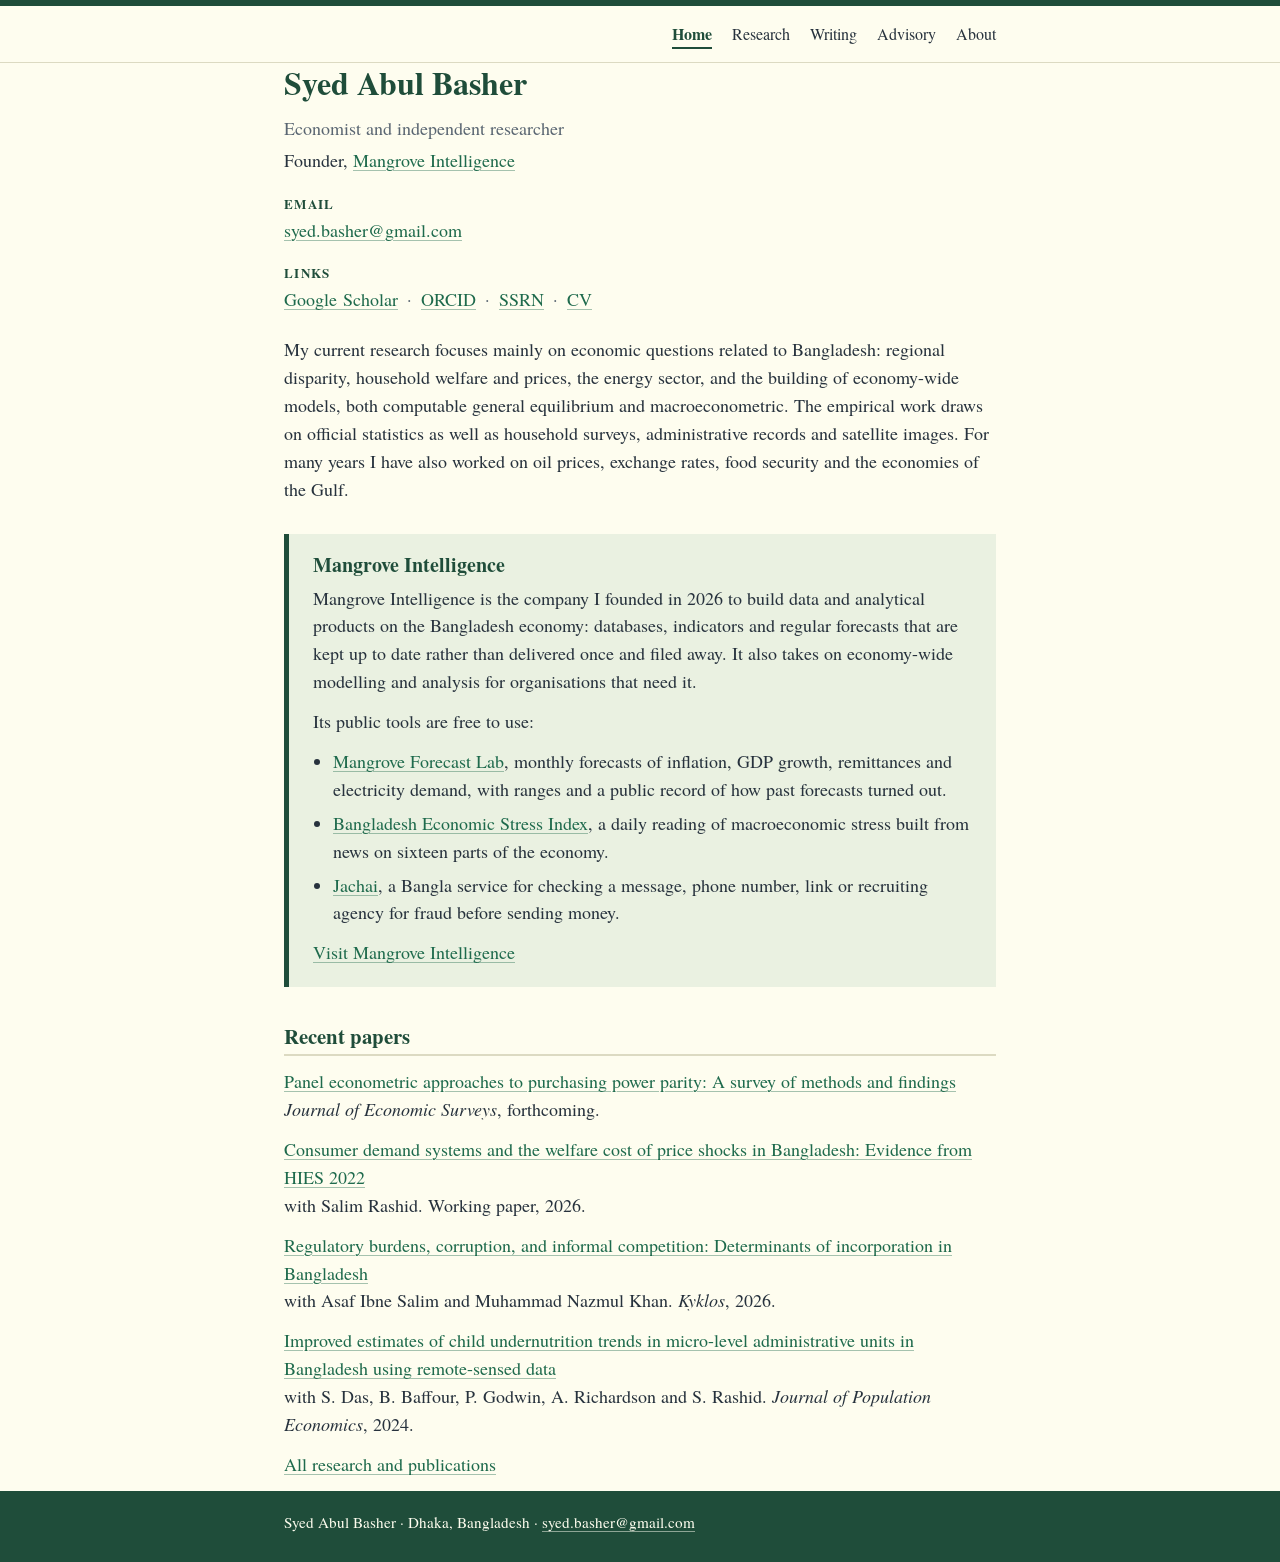
<file: index.html>
<!doctype html>
<html lang="en">
<head>
<meta charset="utf-8">
<meta name="viewport" content="width=device-width, initial-scale=1">
<title>Syed Abul Basher | Economist and Independent Researcher</title>
<meta name="description" content="Personal website of Syed Abul Basher, economist and independent researcher in Dhaka, working on Bangladesh&#x27;s economy, regional and spatial measurement, household welfare, macro-finance, energy and applied econometrics.">
<meta name="author" content="Syed Abul Basher">
<meta name="google-site-verification" content="DZD2lk-D0y5By_sR0RzvNgRMkbWvqAitESuedDdbq0k">
<meta name="google-site-verification" content="wpQKko_1ti5Er1q-oVok-Hucz0A5W2ghNGiuqgShnCU">
<meta name="robots" content="index, follow">
<link rel="canonical" href="https://syedbasher.github.io/">

<meta property="og:type" content="website">
<meta property="og:site_name" content="Syed Abul Basher">
<meta property="og:title" content="Syed Abul Basher | Economist and Independent Researcher">
<meta property="og:description" content="Personal website of Syed Abul Basher, economist and independent researcher in Dhaka, working on Bangladesh&#x27;s economy, regional and spatial measurement, household welfare, macro-finance, energy and applied econometrics.">
<meta property="og:url" content="https://syedbasher.github.io/">
<meta name="twitter:card" content="summary">
<meta name="twitter:title" content="Syed Abul Basher | Economist and Independent Researcher">
<meta name="twitter:description" content="Personal website of Syed Abul Basher, economist and independent researcher in Dhaka, working on Bangladesh&#x27;s economy, regional and spatial measurement, household welfare, macro-finance, energy and applied econometrics.">

<link rel="icon" href="assets/favicon.svg" type="image/svg+xml">
<link rel="stylesheet" href="assets/styles.css">
<script type="application/ld+json">
{
  "@context": "https://schema.org",
  "@type": "Person",
  "name": "Syed Abul Basher",
  "url": "https://syedbasher.github.io/",
  "jobTitle": [
    "Economist and Independent Researcher",
    "Founder, Mangrove Intelligence"
  ],
  "worksFor": {
    "@type": "Organization",
    "name": "Mangrove Intelligence",
    "url": "https://www.mangroveintel.com/"
  },
  "address": {
    "@type": "PostalAddress",
    "addressLocality": "Dhaka",
    "addressCountry": "BD"
  },
  "email": "mailto:syed.basher@gmail.com",
  "alumniOf": [
    {
      "@type": "CollegeOrUniversity",
      "name": "York University"
    },
    {
      "@type": "CollegeOrUniversity",
      "name": "North South University"
    }
  ],
  "knowsAbout": [
    "Energy economics",
    "Monetary policy",
    "Applied macroeconomics",
    "Panel econometrics",
    "Regional and spatial economics",
    "Household demand and welfare",
    "Bangladesh economy"
  ],
  "sameAs": [
    "https://scholar.google.com/citations?user=aabMrnUAAAAJ",
    "https://orcid.org/0000-0003-3918-8285",
    "https://papers.ssrn.com/sol3/cf_dev/AbsByAuth.cfm?per_id=369204",
    "https://github.com/SyedBasher",
    "https://sites.google.com/view/syedbasher"
  ]
}
</script>
</head>
<body>
<a class="skip" href="#main">Skip to content</a>
<header class="top">
  <div class="wrap">
    
    <nav aria-label="Primary"><a href="index.html" class="here" aria-current="page">Home</a><a href="research.html">Research</a><a href="writing.html">Writing</a><a href="advisory.html">Advisory</a><a href="about.html">About</a></nav>
  </div>
</header>
<main id="main" class="wrap">

  <section class="intro">
    
    <div>
      <h1>Syed Abul Basher</h1>
      <p class="role">Economist and independent researcher</p>
      <p>Founder, <a href="https://www.mangroveintel.com/" target="_blank"
        rel="noopener">Mangrove Intelligence</a></p>
      <p class="contact"><strong>Email</strong><br>
        <a href="mailto:syed.basher@gmail.com">syed.basher@gmail.com</a></p>
      <p class="contact"><strong>Links</strong><br><a href="https://scholar.google.com/citations?user=aabMrnUAAAAJ" target="_blank" rel="noopener">Google&nbsp;Scholar</a><a href="https://orcid.org/0000-0003-3918-8285" target="_blank" rel="noopener">ORCID</a><a href="https://papers.ssrn.com/sol3/cf_dev/AbsByAuth.cfm?per_id=369204" target="_blank" rel="noopener">SSRN</a><a href="Syed_Basher_CV.pdf">CV</a></p>
    </div>
  </section>

  <section>
    <p>My current research focuses mainly on economic questions related to Bangladesh: regional
      disparity, household welfare and prices, the energy sector, and the building of economy-wide
      models, both computable general equilibrium and macroeconometric. The empirical work draws on
      official statistics as well as household surveys, administrative records and satellite
      images. For many years I have also worked on oil prices, exchange rates, food security and
      the economies of the Gulf.</p>
  </section>

  <section class="mangrove">
    <h2>Mangrove Intelligence</h2>
    <p>Mangrove Intelligence is the company I founded in 2026 to build data and analytical products
      on the Bangladesh economy: databases, indicators and regular forecasts that are kept up to date
      rather than delivered once and filed away. It also takes on economy-wide modelling and analysis
      for organisations that need it.</p>
    <p>Its public tools are free to use:</p>
    <ul class="tools">
      <li><a href="https://forecast.mangroveintel.com/" target="_blank" rel="noopener">Mangrove
        Forecast Lab</a>, monthly forecasts of inflation, GDP growth, remittances and electricity
        demand, with ranges and a public record of how past forecasts turned out.</li>
      <li><a href="https://stressindex.mangroveintel.com/" target="_blank" rel="noopener">Bangladesh
        Economic Stress Index</a>, a daily reading of macroeconomic stress built from news on sixteen
        parts of the economy.</li>
      <li><a href="https://jachai.mangroveintel.com/" target="_blank" rel="noopener">Jachai</a>, a
        Bangla service for checking a message, phone number, link or recruiting agency for fraud
        before sending money.</li>
    </ul>
    <p><a href="https://www.mangroveintel.com/" target="_blank" rel="noopener">Visit
      Mangrove Intelligence</a></p>
  </section>

  <section>
    <h2>Recent papers</h2>
    <p class="pub"><a href="https://papers.ssrn.com/sol3/papers.cfm?abstract_id=5284307"
      target="_blank" rel="noopener">Panel econometric approaches to purchasing power parity: A
      survey of methods and findings</a><br><em>Journal of Economic Surveys</em>, forthcoming.</p>
    <p class="pub"><a href="https://papers.ssrn.com/sol3/papers.cfm?abstract_id=7422080"
      target="_blank" rel="noopener">Consumer demand systems and the welfare cost of price shocks in
      Bangladesh: Evidence from HIES 2022</a><br>with Salim Rashid. Working paper, 2026.</p>
    <p class="pub"><a href="https://onlinelibrary.wiley.com/doi/10.1111/kykl.70020"
      target="_blank" rel="noopener">Regulatory burdens, corruption, and informal competition:
      Determinants of incorporation in Bangladesh</a><br>with Asaf Ibne Salim and Muhammad Nazmul
      Khan. <em>Kyklos</em>, 2026.</p>
    <p class="pub"><a href="https://link.springer.com/article/10.1007/s00148-024-01043-6"
      target="_blank" rel="noopener">Improved estimates of child undernutrition trends in
      micro-level administrative units in Bangladesh using remote-sensed data</a><br>with S. Das,
      B. Baffour, P. Godwin, A. Richardson and S. Rashid. <em>Journal of Population Economics</em>,
      2024.</p>
    <p><a href="research.html">All research and publications</a></p>
  </section>
</main>

  <footer class="site-foot">
    <div class="wrap">
      Syed Abul Basher &middot; Dhaka, Bangladesh &middot;
      <a href="mailto:syed.basher@gmail.com">syed.basher@gmail.com</a>
    </div>
  </footer>
</body>
</html>
</file>
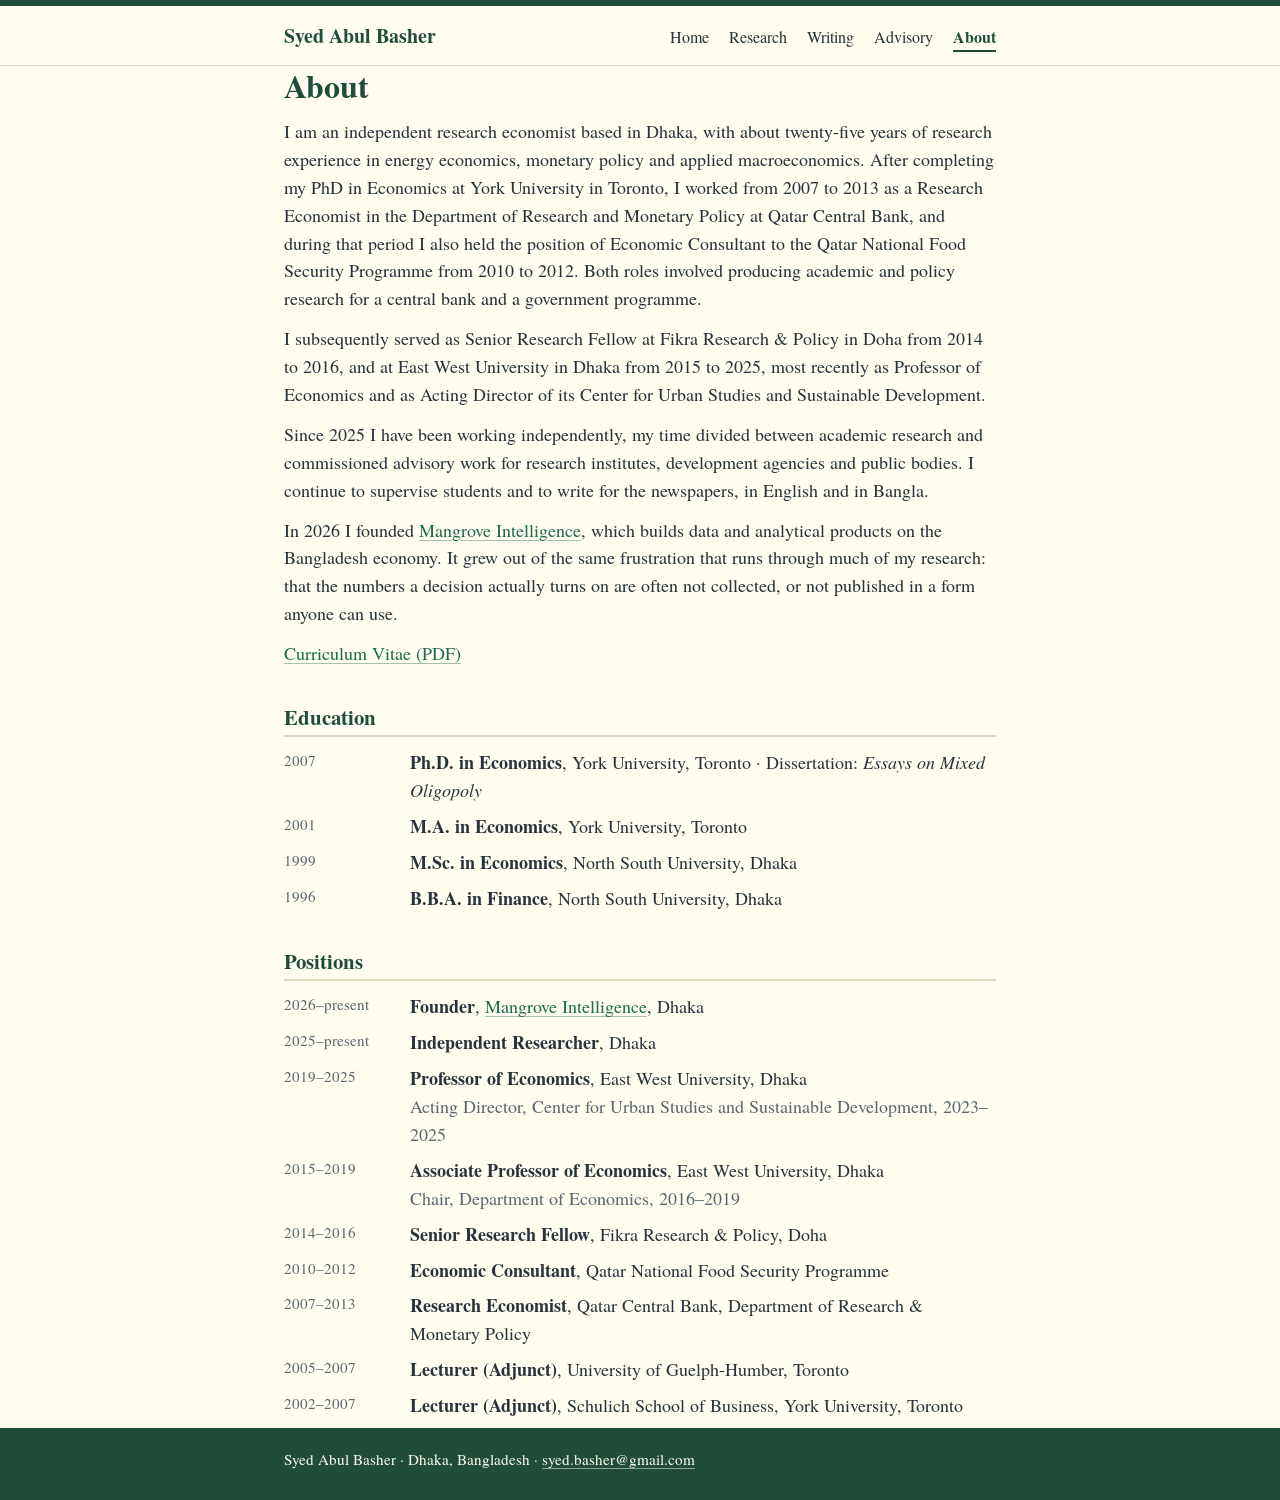
<file: about.html>
<!doctype html>
<html lang="en">
<head>
<meta charset="utf-8">
<meta name="viewport" content="width=device-width, initial-scale=1">
<title>About — Syed Abul Basher</title>
<meta name="description" content="Education, positions and career of Syed Abul Basher — York University, Qatar Central Bank, Fikra Research &amp; Policy and East West University.">
<meta name="author" content="Syed Abul Basher">
<meta name="google-site-verification" content="DZD2lk-D0y5By_sR0RzvNgRMkbWvqAitESuedDdbq0k">
<meta name="google-site-verification" content="wpQKko_1ti5Er1q-oVok-Hucz0A5W2ghNGiuqgShnCU">
<meta name="robots" content="index, follow">
<link rel="canonical" href="https://syedbasher.github.io/about.html">

<meta property="og:type" content="website">
<meta property="og:site_name" content="Syed Abul Basher">
<meta property="og:title" content="About — Syed Abul Basher">
<meta property="og:description" content="Education, positions and career of Syed Abul Basher — York University, Qatar Central Bank, Fikra Research &amp; Policy and East West University.">
<meta property="og:url" content="https://syedbasher.github.io/about.html">
<meta name="twitter:card" content="summary">
<meta name="twitter:title" content="About — Syed Abul Basher">
<meta name="twitter:description" content="Education, positions and career of Syed Abul Basher — York University, Qatar Central Bank, Fikra Research &amp; Policy and East West University.">

<link rel="icon" href="assets/favicon.svg" type="image/svg+xml">
<link rel="stylesheet" href="assets/styles.css">
<script type="application/ld+json">
{
  "@context": "https://schema.org",
  "@type": "Person",
  "name": "Syed Abul Basher",
  "url": "https://syedbasher.github.io/",
  "jobTitle": [
    "Economist and Independent Researcher",
    "Founder, Mangrove Intelligence"
  ],
  "worksFor": {
    "@type": "Organization",
    "name": "Mangrove Intelligence",
    "url": "https://www.mangroveintel.com/"
  },
  "address": {
    "@type": "PostalAddress",
    "addressLocality": "Dhaka",
    "addressCountry": "BD"
  },
  "email": "mailto:syed.basher@gmail.com",
  "alumniOf": [
    {
      "@type": "CollegeOrUniversity",
      "name": "York University"
    },
    {
      "@type": "CollegeOrUniversity",
      "name": "North South University"
    }
  ],
  "knowsAbout": [
    "Energy economics",
    "Monetary policy",
    "Applied macroeconomics",
    "Panel econometrics",
    "Regional and spatial economics",
    "Household demand and welfare",
    "Bangladesh economy"
  ],
  "sameAs": [
    "https://scholar.google.com/citations?user=aabMrnUAAAAJ",
    "https://orcid.org/0000-0003-3918-8285",
    "https://papers.ssrn.com/sol3/cf_dev/AbsByAuth.cfm?per_id=369204",
    "https://github.com/SyedBasher",
    "https://sites.google.com/view/syedbasher"
  ]
}
</script>
</head>
<body>
<a class="skip" href="#main">Skip to content</a>
<header class="top">
  <div class="wrap">
    <a class="name" href="index.html">Syed Abul Basher</a>
    <nav aria-label="Primary"><a href="index.html">Home</a><a href="research.html">Research</a><a href="writing.html">Writing</a><a href="advisory.html">Advisory</a><a href="about.html" class="here" aria-current="page">About</a></nav>
  </div>
</header>
<main id="main" class="wrap">

  <h1>About</h1>
  <p>I am an independent research economist based in Dhaka, with about twenty-five years of
    research experience in energy economics, monetary policy and applied macroeconomics. After
    completing my PhD in Economics at York University in Toronto, I worked from 2007 to 2013 as a
    Research Economist in the Department of Research and Monetary Policy at Qatar Central Bank, and
    during that period I also held the position of Economic Consultant to the Qatar National Food
    Security Programme from 2010 to 2012. Both roles involved producing academic and policy research
    for a central bank and a government programme.</p>
  <p>I subsequently served as Senior Research Fellow at Fikra Research &amp; Policy in Doha from 2014
    to 2016, and at East West University in Dhaka from 2015 to 2025, most recently as Professor of
    Economics and as Acting Director of its Center for Urban Studies and Sustainable Development.</p>
  <p>Since 2025 I have been working independently, my time divided between academic research and
    commissioned advisory work for research institutes, development agencies and public bodies. I
    continue to supervise students and to write for the newspapers, in English and in Bangla.</p>
  <p>In 2026 I founded <a href="https://www.mangroveintel.com/" target="_blank"
    rel="noopener">Mangrove Intelligence</a>, which builds data and analytical products on the
    Bangladesh economy. It grew out of the same frustration that runs through much of my research:
    that the numbers a decision actually turns on are often not collected, or not published in a form
    anyone can use.</p>
  <p><a href="Syed_Basher_CV.pdf">Curriculum Vitae (PDF)</a></p>
  <h2>Education</h2>
  <div class="tl"><time>2007</time><span><strong>Ph.D. in Economics</strong>, York University, Toronto · Dissertation: <em>Essays on Mixed Oligopoly</em></span></div><div class="tl"><time>2001</time><span><strong>M.A. in Economics</strong>, York University, Toronto</span></div><div class="tl"><time>1999</time><span><strong>M.Sc. in Economics</strong>, North South University, Dhaka</span></div><div class="tl"><time>1996</time><span><strong>B.B.A. in Finance</strong>, North South University, Dhaka</span></div>
  <h2>Positions</h2>
  <div class="tl"><time>2026–present</time><span><strong>Founder</strong>, <a href="https://www.mangroveintel.com/" target="_blank" rel="noopener">Mangrove Intelligence</a>, Dhaka</span></div><div class="tl"><time>2025–present</time><span><strong>Independent Researcher</strong>, Dhaka</span></div><div class="tl"><time>2019–2025</time><span><strong>Professor of Economics</strong>, East West University, Dhaka<br><span class="soft">Acting Director, Center for Urban Studies and Sustainable Development, 2023–2025</span></span></div><div class="tl"><time>2015–2019</time><span><strong>Associate Professor of Economics</strong>, East West University, Dhaka<br><span class="soft">Chair, Department of Economics, 2016–2019</span></span></div><div class="tl"><time>2014–2016</time><span><strong>Senior Research Fellow</strong>, Fikra Research &amp; Policy, Doha</span></div><div class="tl"><time>2010–2012</time><span><strong>Economic Consultant</strong>, Qatar National Food Security Programme</span></div><div class="tl"><time>2007–2013</time><span><strong>Research Economist</strong>, Qatar Central Bank, Department of Research &amp; Monetary Policy</span></div><div class="tl"><time>2005–2007</time><span><strong>Lecturer (Adjunct)</strong>, University of Guelph-Humber, Toronto</span></div><div class="tl"><time>2002–2007</time><span><strong>Lecturer (Adjunct)</strong>, Schulich School of Business, York University, Toronto</span></div>
</main>

  <footer class="site-foot">
    <div class="wrap">
      Syed Abul Basher &middot; Dhaka, Bangladesh &middot;
      <a href="mailto:syed.basher@gmail.com">syed.basher@gmail.com</a>
    </div>
  </footer>
</body>
</html>
</file>
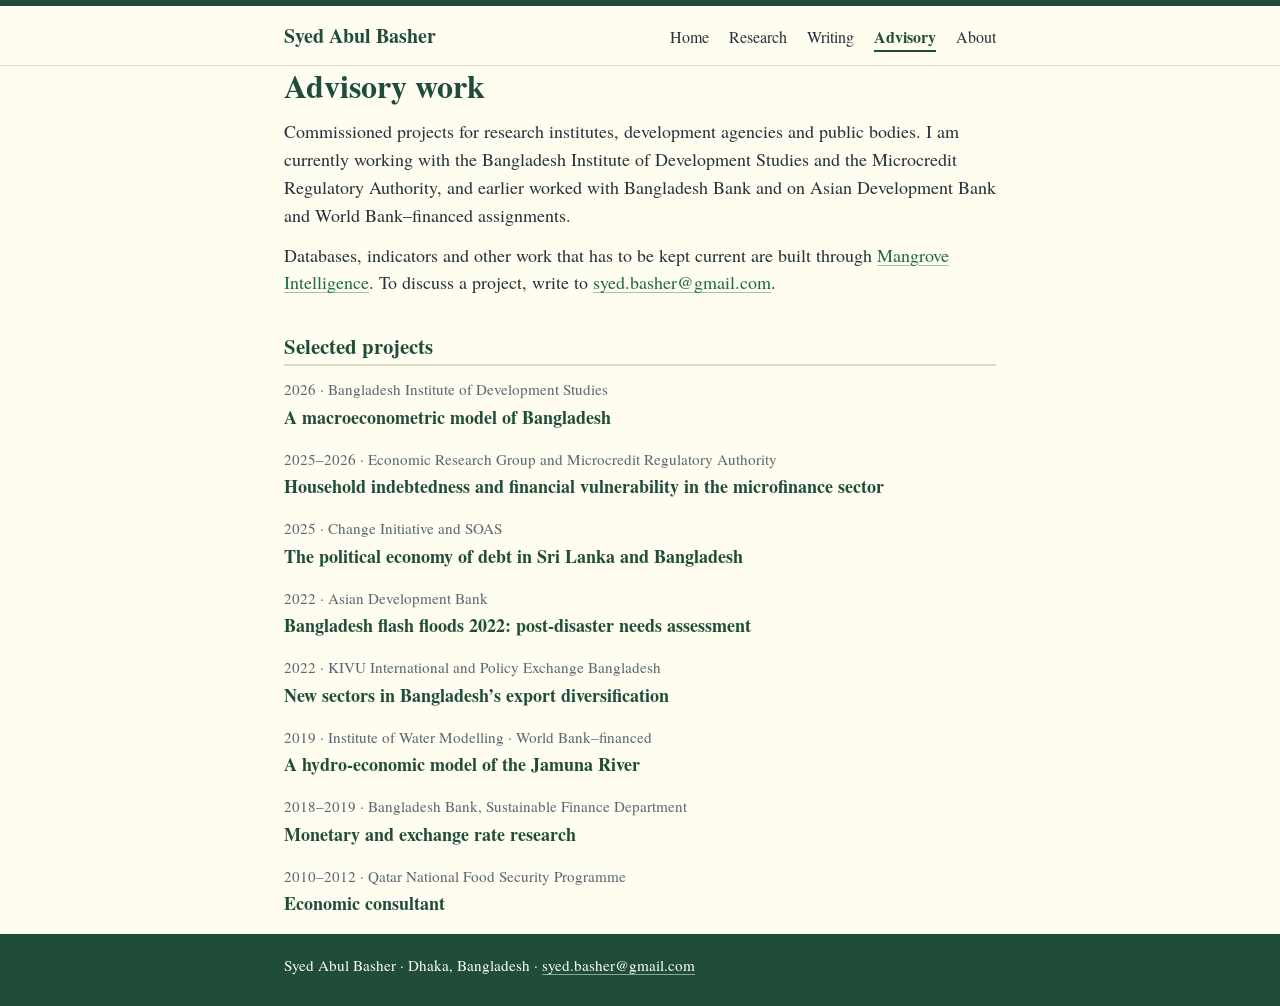
<file: advisory.html>
<!doctype html>
<html lang="en">
<head>
<meta charset="utf-8">
<meta name="viewport" content="width=device-width, initial-scale=1">
<title>Advisory Work — Syed Abul Basher</title>
<meta name="description" content="Commissioned economic analysis for research institutes, development agencies and public bodies, including BIDS, the Microcredit Regulatory Authority, Bangladesh Bank and the Asian Development Bank.">
<meta name="author" content="Syed Abul Basher">
<meta name="google-site-verification" content="DZD2lk-D0y5By_sR0RzvNgRMkbWvqAitESuedDdbq0k">
<meta name="google-site-verification" content="wpQKko_1ti5Er1q-oVok-Hucz0A5W2ghNGiuqgShnCU">
<meta name="robots" content="index, follow">
<link rel="canonical" href="https://syedbasher.github.io/advisory.html">

<meta property="og:type" content="website">
<meta property="og:site_name" content="Syed Abul Basher">
<meta property="og:title" content="Advisory Work — Syed Abul Basher">
<meta property="og:description" content="Commissioned economic analysis for research institutes, development agencies and public bodies, including BIDS, the Microcredit Regulatory Authority, Bangladesh Bank and the Asian Development Bank.">
<meta property="og:url" content="https://syedbasher.github.io/advisory.html">
<meta name="twitter:card" content="summary">
<meta name="twitter:title" content="Advisory Work — Syed Abul Basher">
<meta name="twitter:description" content="Commissioned economic analysis for research institutes, development agencies and public bodies, including BIDS, the Microcredit Regulatory Authority, Bangladesh Bank and the Asian Development Bank.">

<link rel="icon" href="assets/favicon.svg" type="image/svg+xml">
<link rel="stylesheet" href="assets/styles.css">
<script type="application/ld+json">
{
  "@context": "https://schema.org",
  "@type": "Person",
  "name": "Syed Abul Basher",
  "url": "https://syedbasher.github.io/",
  "jobTitle": [
    "Economist and Independent Researcher",
    "Founder, Mangrove Intelligence"
  ],
  "worksFor": {
    "@type": "Organization",
    "name": "Mangrove Intelligence",
    "url": "https://www.mangroveintel.com/"
  },
  "address": {
    "@type": "PostalAddress",
    "addressLocality": "Dhaka",
    "addressCountry": "BD"
  },
  "email": "mailto:syed.basher@gmail.com",
  "alumniOf": [
    {
      "@type": "CollegeOrUniversity",
      "name": "York University"
    },
    {
      "@type": "CollegeOrUniversity",
      "name": "North South University"
    }
  ],
  "knowsAbout": [
    "Energy economics",
    "Monetary policy",
    "Applied macroeconomics",
    "Panel econometrics",
    "Regional and spatial economics",
    "Household demand and welfare",
    "Bangladesh economy"
  ],
  "sameAs": [
    "https://scholar.google.com/citations?user=aabMrnUAAAAJ",
    "https://orcid.org/0000-0003-3918-8285",
    "https://papers.ssrn.com/sol3/cf_dev/AbsByAuth.cfm?per_id=369204",
    "https://github.com/SyedBasher",
    "https://sites.google.com/view/syedbasher"
  ]
}
</script>
</head>
<body>
<a class="skip" href="#main">Skip to content</a>
<header class="top">
  <div class="wrap">
    <a class="name" href="index.html">Syed Abul Basher</a>
    <nav aria-label="Primary"><a href="index.html">Home</a><a href="research.html">Research</a><a href="writing.html">Writing</a><a href="advisory.html" class="here" aria-current="page">Advisory</a><a href="about.html">About</a></nav>
  </div>
</header>
<main id="main" class="wrap">

  <h1>Advisory work</h1>
  <p>Commissioned projects for research institutes, development agencies and public bodies. I am
    currently working with the Bangladesh Institute of Development Studies and the Microcredit
    Regulatory Authority, and earlier worked with Bangladesh Bank and on Asian Development Bank and
    World Bank&ndash;financed assignments.</p>
  <p>Databases, indicators and other work that has to be kept current are built through
    <a href="https://www.mangroveintel.com/" target="_blank" rel="noopener">Mangrove Intelligence</a>.
    To discuss a project, write to
    <a href="mailto:syed.basher@gmail.com">syed.basher@gmail.com</a>.</p>
  <h2>Selected projects</h2>
  <div class="entry"><p class="meta">2026 · Bangladesh Institute of Development Studies</p><p class="etitle">A macroeconometric model of Bangladesh</p></div><div class="entry"><p class="meta">2025–2026 · Economic Research Group and Microcredit Regulatory Authority</p><p class="etitle">Household indebtedness and financial vulnerability in the microfinance sector</p></div><div class="entry"><p class="meta">2025 · Change Initiative and SOAS</p><p class="etitle">The political economy of debt in Sri Lanka and Bangladesh</p></div><div class="entry"><p class="meta">2022 · Asian Development Bank</p><p class="etitle">Bangladesh flash floods 2022: post-disaster needs assessment</p></div><div class="entry"><p class="meta">2022 · KIVU International and Policy Exchange Bangladesh</p><p class="etitle">New sectors in Bangladesh’s export diversification</p></div><div class="entry"><p class="meta">2019 · Institute of Water Modelling · World Bank–financed</p><p class="etitle">A hydro-economic model of the Jamuna River</p></div><div class="entry"><p class="meta">2018–2019 · Bangladesh Bank, Sustainable Finance Department</p><p class="etitle">Monetary and exchange rate research</p></div><div class="entry"><p class="meta">2010–2012 · Qatar National Food Security Programme</p><p class="etitle">Economic consultant</p></div>
</main>

  <footer class="site-foot">
    <div class="wrap">
      Syed Abul Basher &middot; Dhaka, Bangladesh &middot;
      <a href="mailto:syed.basher@gmail.com">syed.basher@gmail.com</a>
    </div>
  </footer>
</body>
</html>
</file>
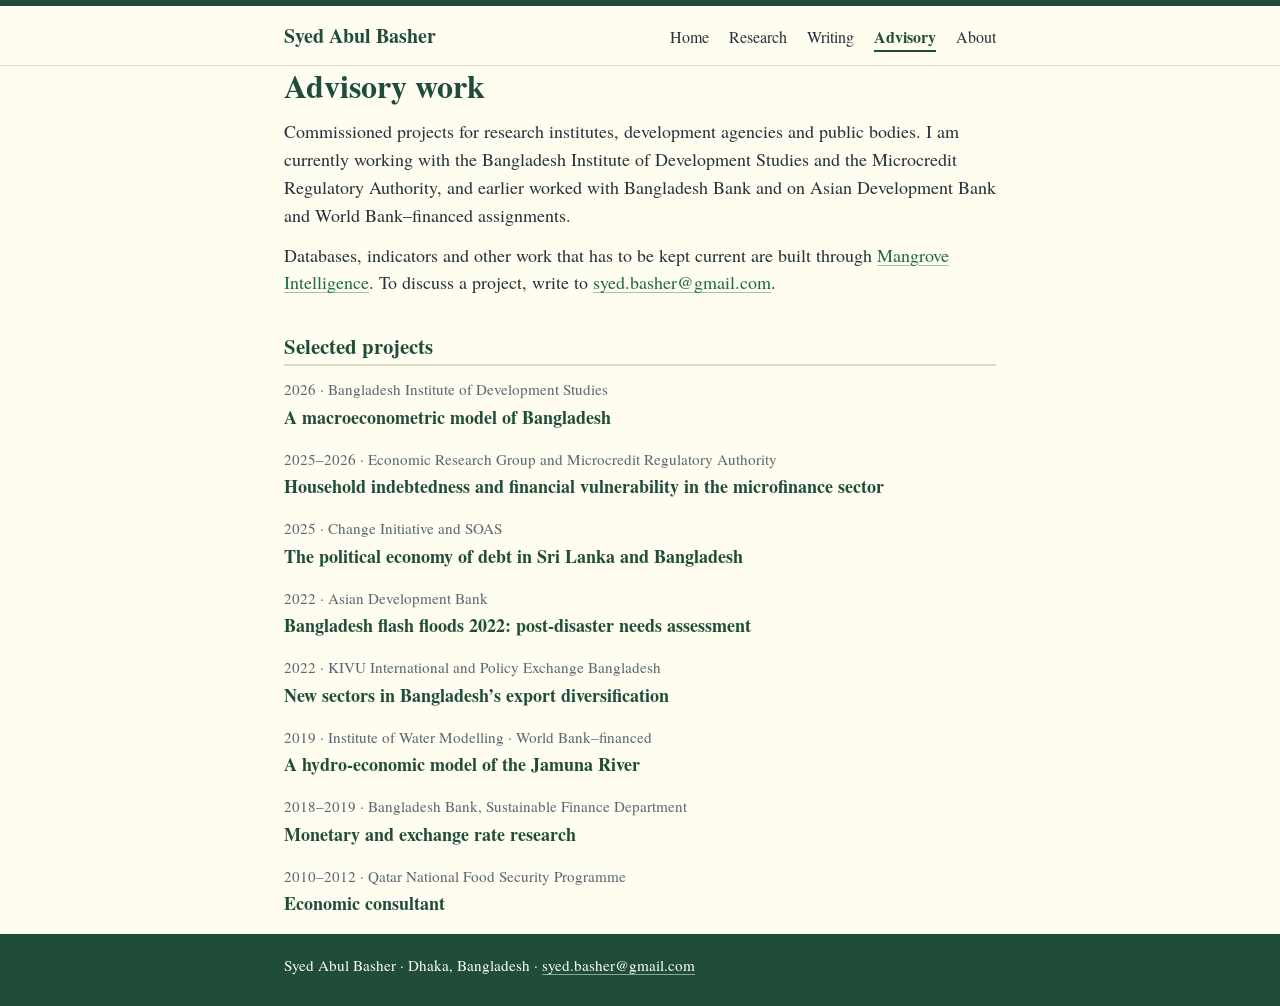
<file: applied-work.html>
<!doctype html>
<html lang="en">
<head>
<meta charset="utf-8">
<title>Advisory Work — Syed Abul Basher</title>
<link rel="canonical" href="https://syedbasher.github.io/advisory.html">
<meta http-equiv="refresh" content="0; url=advisory.html">
<meta name="robots" content="noindex, follow">
</head>
<body><p>This page has moved to <a href="advisory.html">advisory.html</a>.</p></body>
</html>
</file>
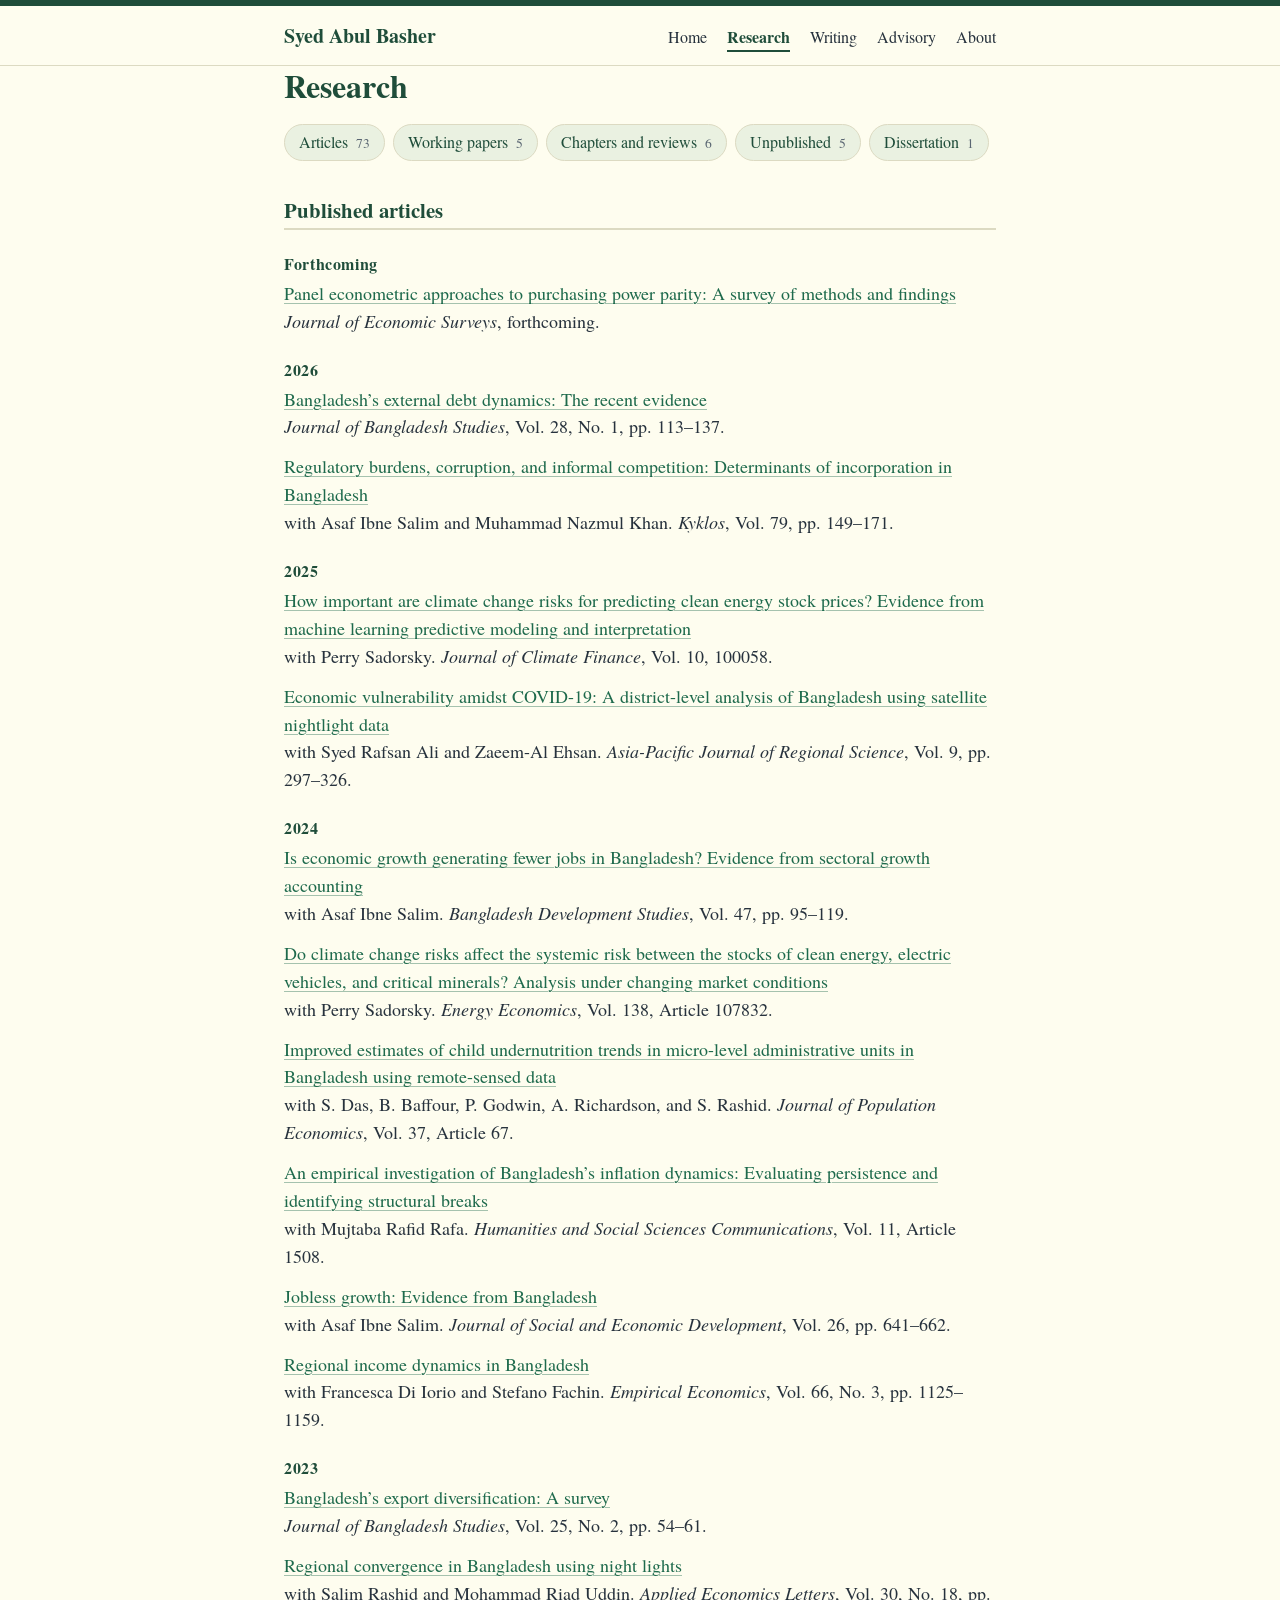
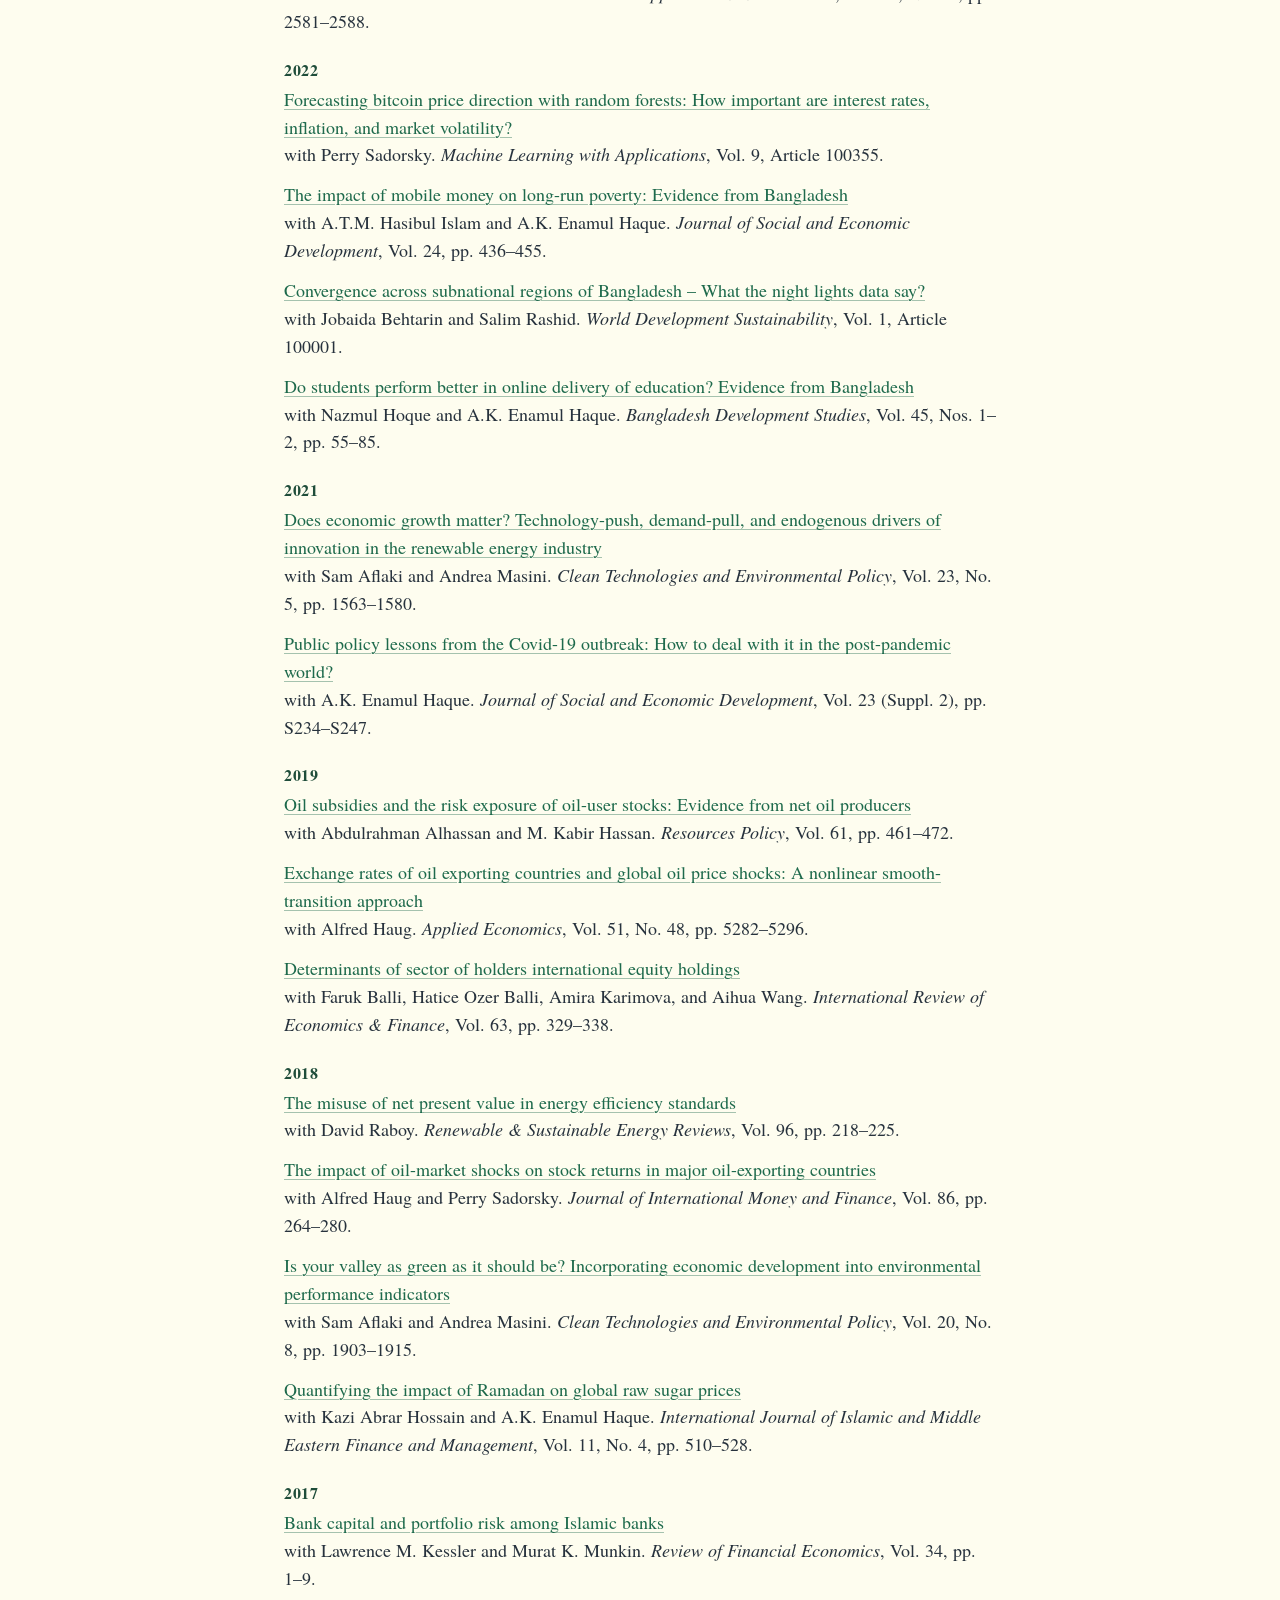
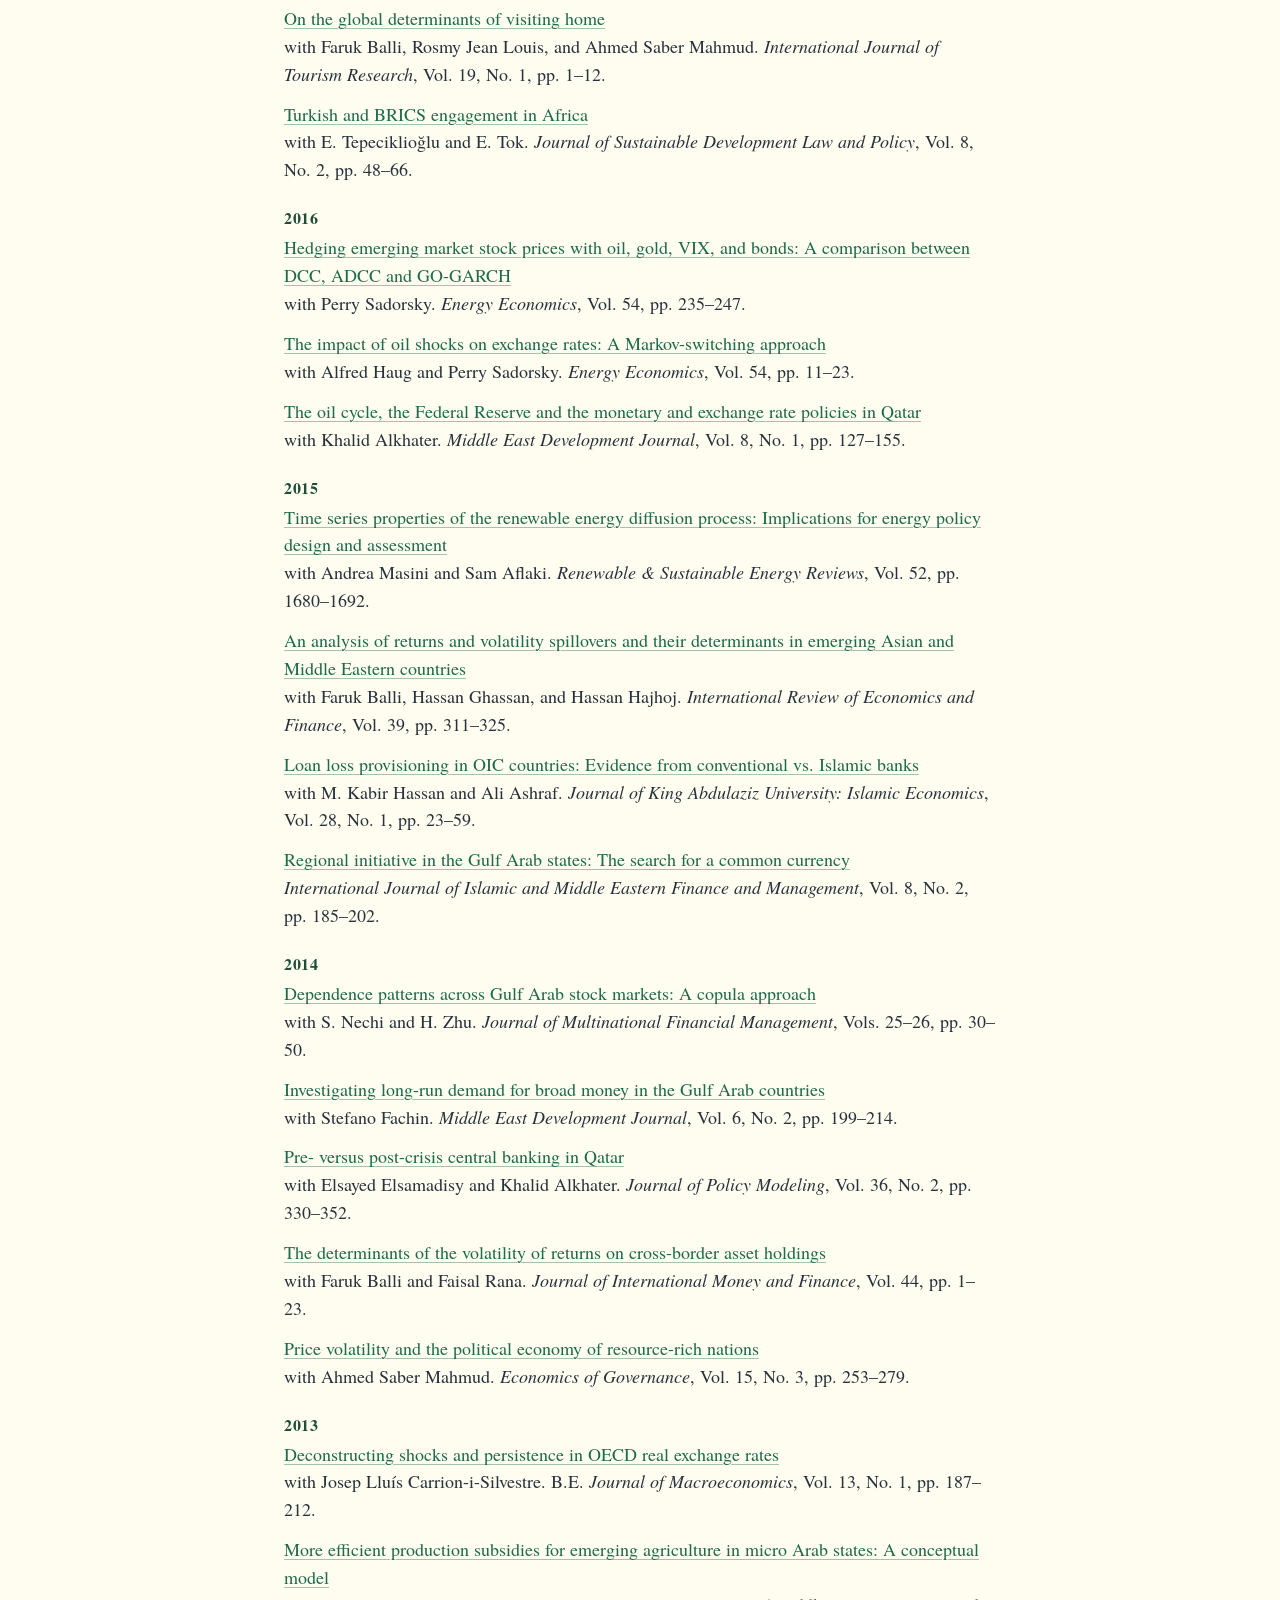
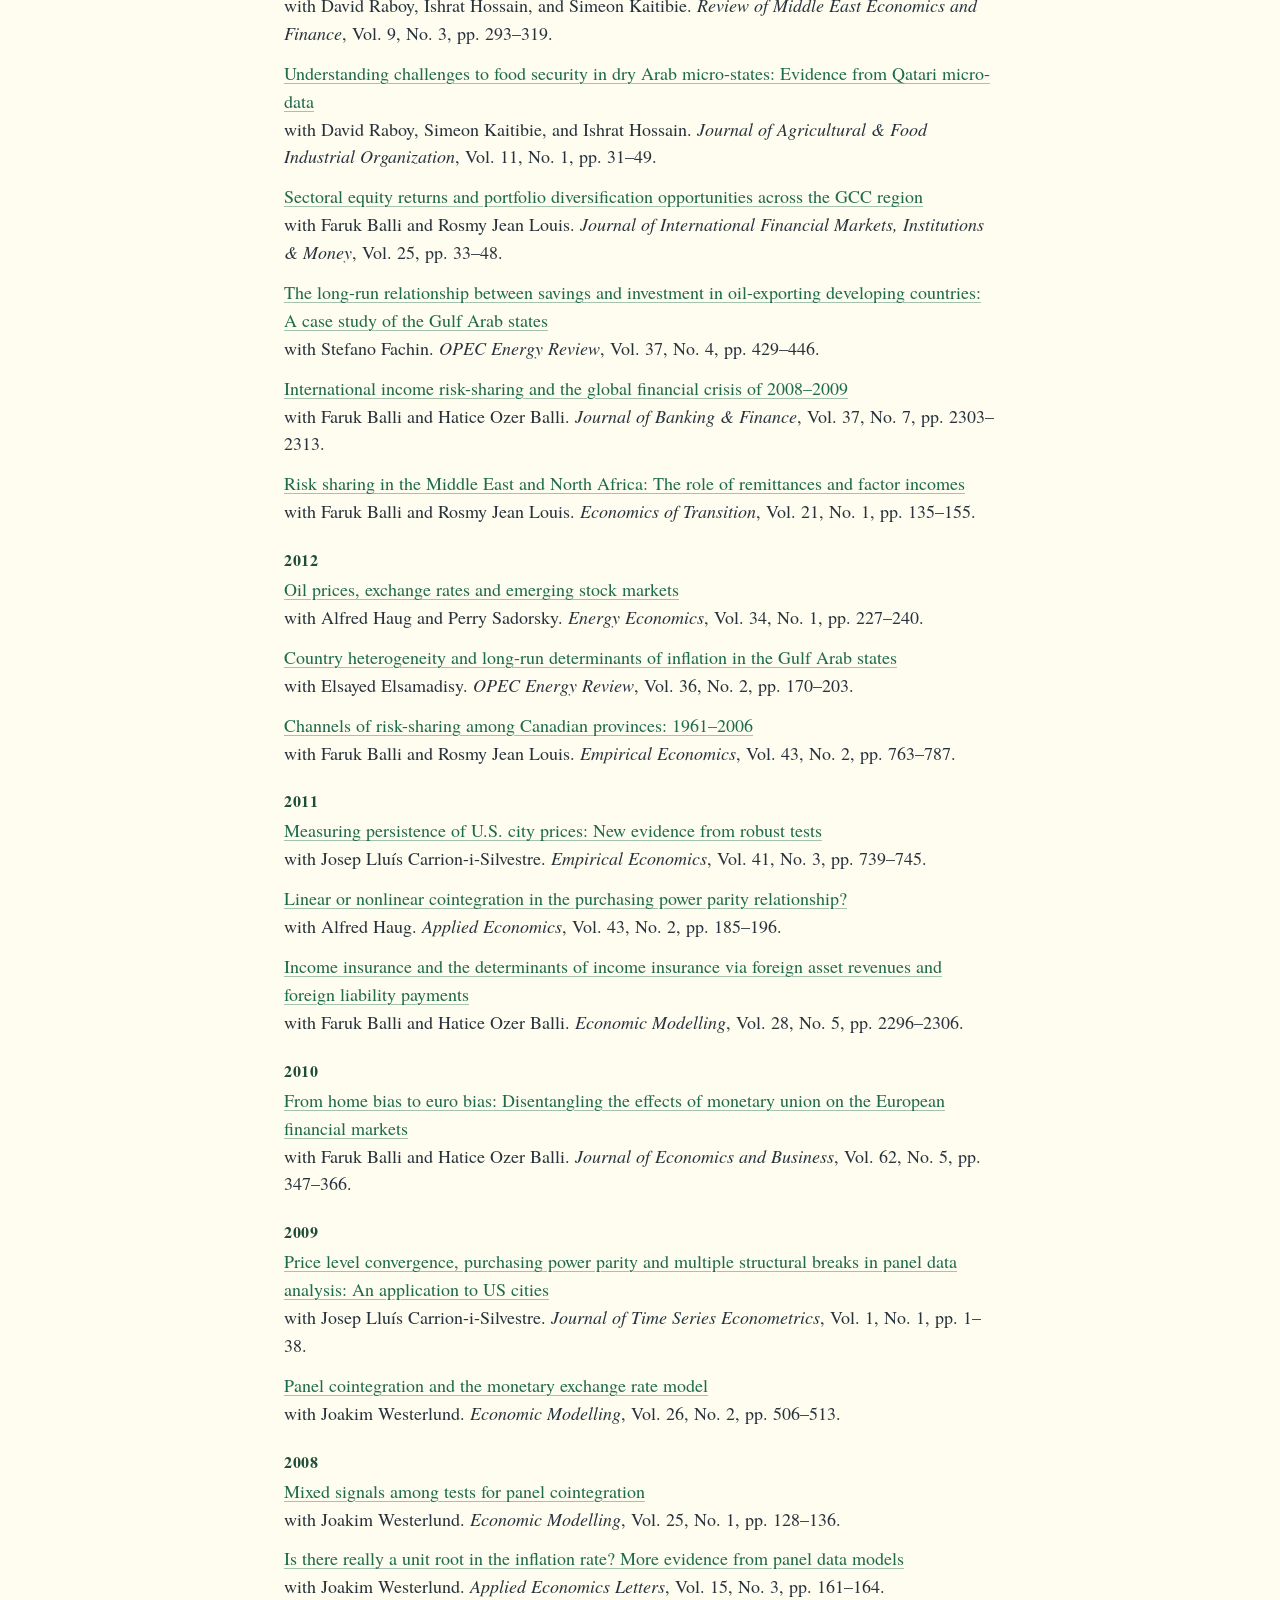
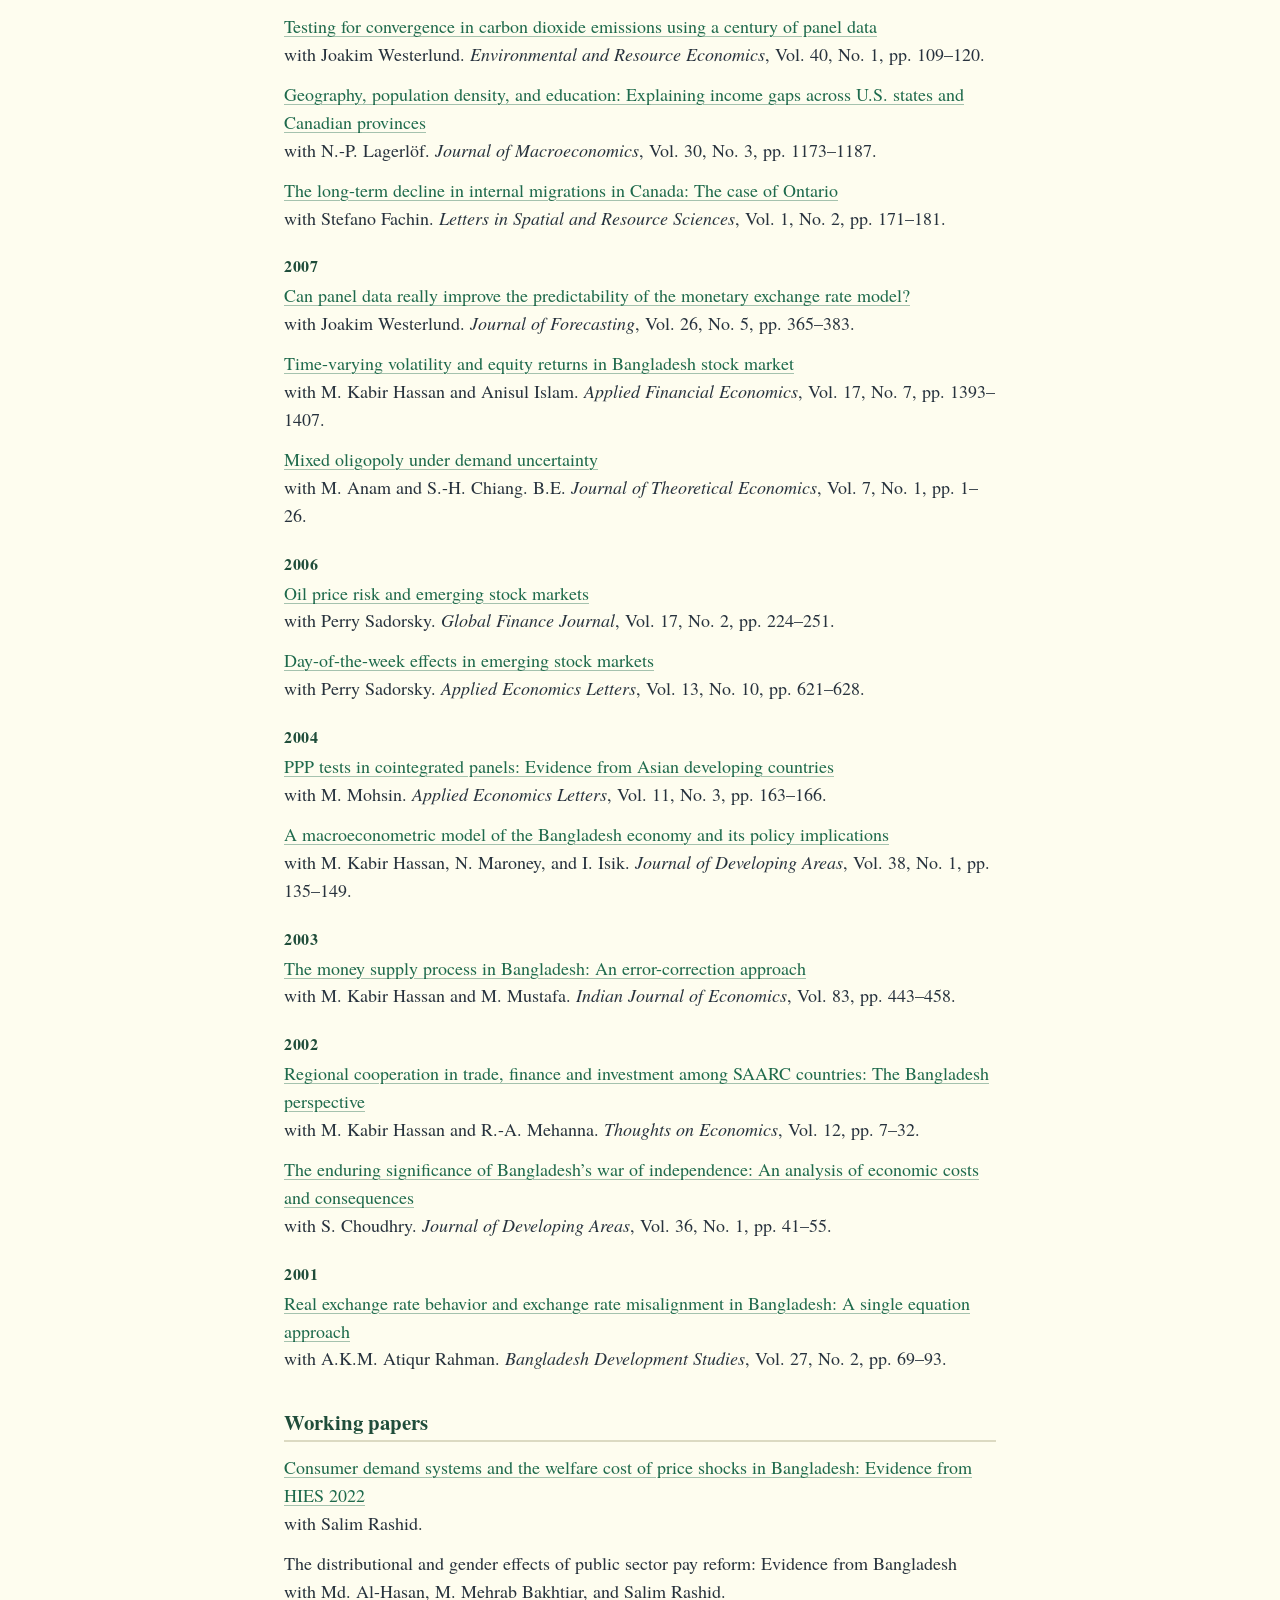
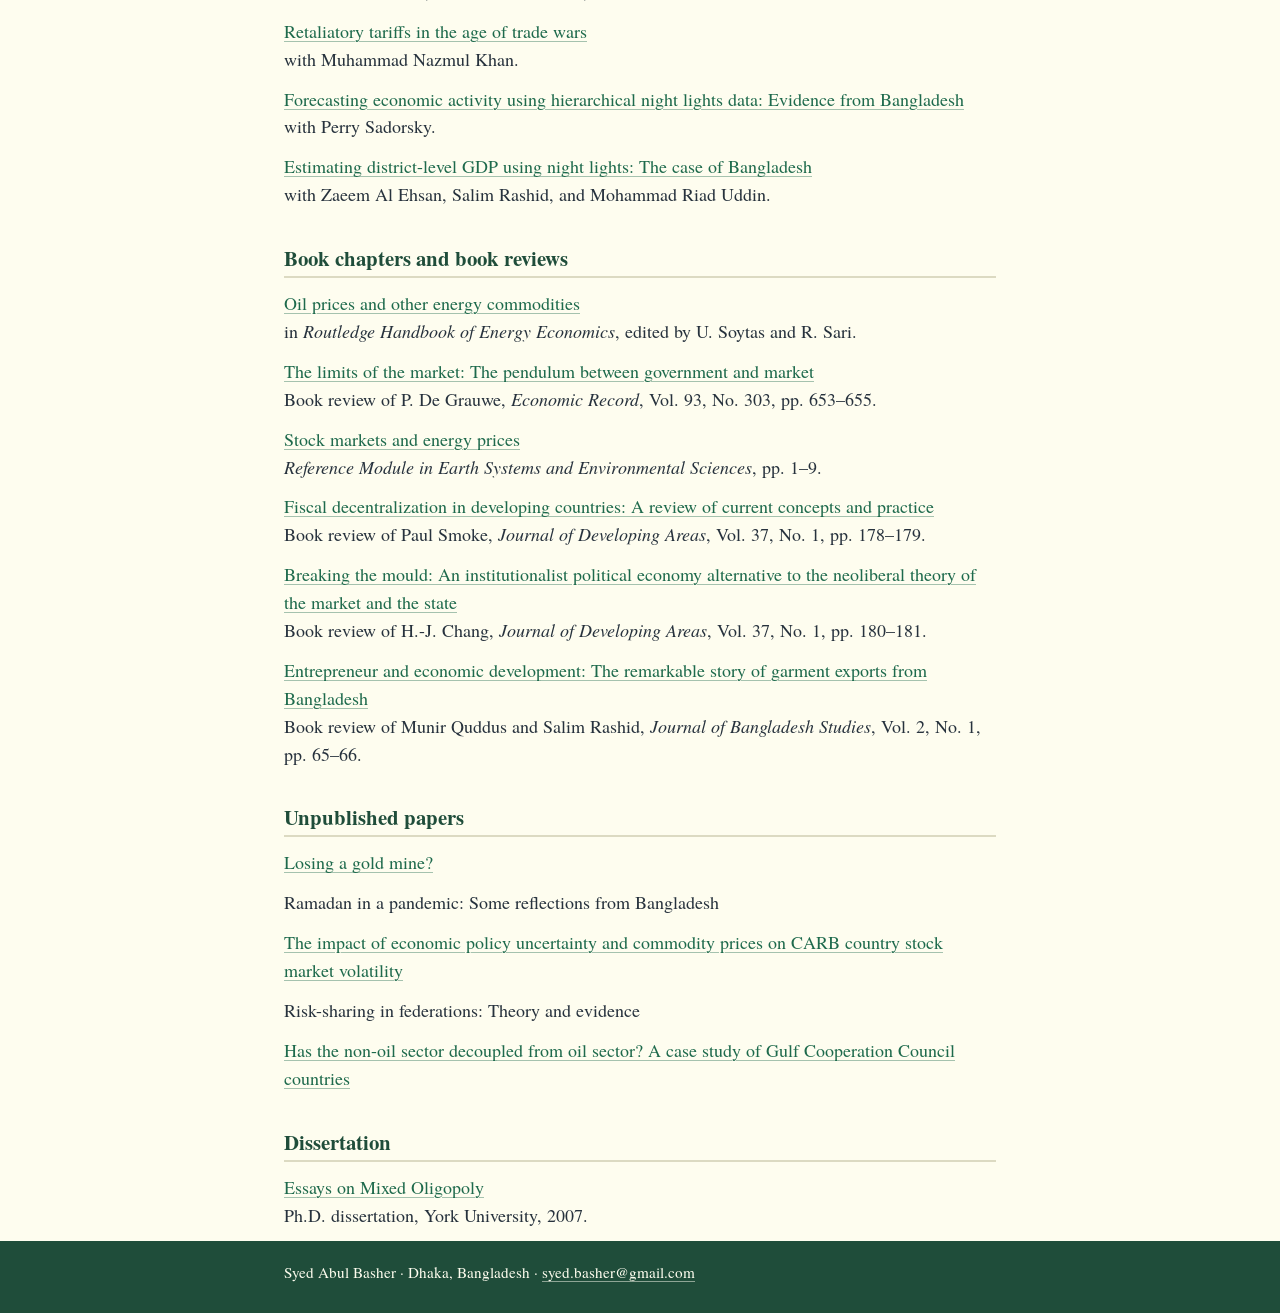
<file: research.html>
<!doctype html>
<html lang="en">
<head>
<meta charset="utf-8">
<meta name="viewport" content="width=device-width, initial-scale=1">
<title>Research — Syed Abul Basher</title>
<meta name="description" content="72 published articles plus working papers, book chapters, reviews and a dissertation, in applied economics, energy, macro-finance and the economy of Bangladesh.">
<meta name="author" content="Syed Abul Basher">
<meta name="google-site-verification" content="DZD2lk-D0y5By_sR0RzvNgRMkbWvqAitESuedDdbq0k">
<meta name="google-site-verification" content="wpQKko_1ti5Er1q-oVok-Hucz0A5W2ghNGiuqgShnCU">
<meta name="robots" content="index, follow">
<link rel="canonical" href="https://syedbasher.github.io/research.html">

<meta property="og:type" content="website">
<meta property="og:site_name" content="Syed Abul Basher">
<meta property="og:title" content="Research — Syed Abul Basher">
<meta property="og:description" content="72 published articles plus working papers, book chapters, reviews and a dissertation, in applied economics, energy, macro-finance and the economy of Bangladesh.">
<meta property="og:url" content="https://syedbasher.github.io/research.html">
<meta name="twitter:card" content="summary">
<meta name="twitter:title" content="Research — Syed Abul Basher">
<meta name="twitter:description" content="72 published articles plus working papers, book chapters, reviews and a dissertation, in applied economics, energy, macro-finance and the economy of Bangladesh.">

<link rel="icon" href="assets/favicon.svg" type="image/svg+xml">
<link rel="stylesheet" href="assets/styles.css">
<script type="application/ld+json">
{
  "@context": "https://schema.org",
  "@type": "Person",
  "name": "Syed Abul Basher",
  "url": "https://syedbasher.github.io/",
  "jobTitle": [
    "Economist and Independent Researcher",
    "Founder, Mangrove Intelligence"
  ],
  "worksFor": {
    "@type": "Organization",
    "name": "Mangrove Intelligence",
    "url": "https://www.mangroveintel.com/"
  },
  "address": {
    "@type": "PostalAddress",
    "addressLocality": "Dhaka",
    "addressCountry": "BD"
  },
  "email": "mailto:syed.basher@gmail.com",
  "alumniOf": [
    {
      "@type": "CollegeOrUniversity",
      "name": "York University"
    },
    {
      "@type": "CollegeOrUniversity",
      "name": "North South University"
    }
  ],
  "knowsAbout": [
    "Energy economics",
    "Monetary policy",
    "Applied macroeconomics",
    "Panel econometrics",
    "Regional and spatial economics",
    "Household demand and welfare",
    "Bangladesh economy"
  ],
  "sameAs": [
    "https://scholar.google.com/citations?user=aabMrnUAAAAJ",
    "https://orcid.org/0000-0003-3918-8285",
    "https://papers.ssrn.com/sol3/cf_dev/AbsByAuth.cfm?per_id=369204",
    "https://github.com/SyedBasher",
    "https://sites.google.com/view/syedbasher"
  ]
}
</script>
</head>
<body>
<a class="skip" href="#main">Skip to content</a>
<header class="top">
  <div class="wrap">
    <a class="name" href="index.html">Syed Abul Basher</a>
    <nav aria-label="Primary"><a href="index.html">Home</a><a href="research.html" class="here" aria-current="page">Research</a><a href="writing.html">Writing</a><a href="advisory.html">Advisory</a><a href="about.html">About</a></nav>
  </div>
</header>
<main id="main" class="wrap">

  <h1>Research</h1>
  <div class="toc"><a href="#published-articles">Articles<span>73</span></a><a href="#working-papers">Working papers<span>5</span></a><a href="#book-chapters-and-book-reviews">Chapters and reviews<span>6</span></a><a href="#unpublished-papers">Unpublished<span>5</span></a><a href="#dissertation">Dissertation<span>1</span></a></div>
<h2 id="published-articles">Published articles</h2><h3 class="year">Forthcoming</h3><p class="pub"><a href="https://papers.ssrn.com/sol3/papers.cfm?abstract_id=5284307" target="_blank" rel="noopener">Panel econometric approaches to purchasing power parity: A survey of methods and findings</a><br><em>Journal of Economic Surveys</em>, forthcoming.</p><h3 class="year">2026</h3><p class="pub"><a href="https://papers.ssrn.com/sol3/papers.cfm?abstract_id=4981228" target="_blank" rel="noopener">Bangladesh’s external debt dynamics: The recent evidence</a><br><em>Journal of Bangladesh Studies</em>, Vol. 28, No. 1, pp. 113–137.</p><p class="pub"><a href="https://onlinelibrary.wiley.com/doi/10.1111/kykl.70020" target="_blank" rel="noopener">Regulatory burdens, corruption, and informal competition: Determinants of incorporation in Bangladesh</a><br>with Asaf Ibne Salim and Muhammad Nazmul Khan. <em>Kyklos</em>, Vol. 79, pp. 149–171.</p><h3 class="year">2025</h3><p class="pub"><a href="https://papers.ssrn.com/sol3/papers.cfm?abstract_id=4775572" target="_blank" rel="noopener">How important are climate change risks for predicting clean energy stock prices? Evidence from machine learning predictive modeling and interpretation</a><br>with Perry Sadorsky. <em>Journal of Climate Finance</em>, Vol. 10, 100058.</p><p class="pub"><a href="https://ideas.repec.org/a/spr/apjors/v9y2025i1d10.1007_s41685-024-00364-4.html" target="_blank" rel="noopener">Economic vulnerability amidst COVID-19: A district-level analysis of Bangladesh using satellite nightlight data</a><br>with Syed Rafsan Ali and Zaeem-Al Ehsan. <em>Asia-Pacific Journal of Regional Science</em>, Vol. 9, pp. 297–326.</p><h3 class="year">2024</h3><p class="pub"><a href="https://papers.ssrn.com/sol3/papers.cfm?abstract_id=5280265" target="_blank" rel="noopener">Is economic growth generating fewer jobs in Bangladesh? Evidence from sectoral growth accounting</a><br>with Asaf Ibne Salim. <em>Bangladesh Development Studies</em>, Vol. 47, pp. 95–119.</p><p class="pub"><a href="https://www.sciencedirect.com/science/article/abs/pii/S0140988324005401" target="_blank" rel="noopener">Do climate change risks affect the systemic risk between the stocks of clean energy, electric vehicles, and critical minerals? Analysis under changing market conditions</a><br>with Perry Sadorsky. <em>Energy Economics</em>, Vol. 138, Article 107832.</p><p class="pub"><a href="https://link.springer.com/article/10.1007/s00148-024-01043-6" target="_blank" rel="noopener">Improved estimates of child undernutrition trends in micro-level administrative units in Bangladesh using remote-sensed data</a><br>with S. Das, B. Baffour, P. Godwin, A. Richardson, and S. Rashid. <em>Journal of Population Economics</em>, Vol. 37, Article 67.</p><p class="pub"><a href="https://www.nature.com/articles/s41599-024-04067-1" target="_blank" rel="noopener">An empirical investigation of Bangladesh’s inflation dynamics: Evaluating persistence and identifying structural breaks</a><br>with Mujtaba Rafid Rafa. <em>Humanities and Social Sciences Communications</em>, Vol. 11, Article 1508.</p><p class="pub"><a href="https://doi.org/10.1007/s40847-023-00286-5" target="_blank" rel="noopener">Jobless growth: Evidence from Bangladesh</a><br>with Asaf Ibne Salim. <em>Journal of Social and Economic Development</em>, Vol. 26, pp. 641–662.</p><p class="pub"><a href="https://ideas.repec.org/a/spr/empeco/v66y2024i3d10.1007_s00181-023-02495-7.html" target="_blank" rel="noopener">Regional income dynamics in Bangladesh</a><br>with Francesca Di Iorio and Stefano Fachin. <em>Empirical Economics</em>, Vol. 66, No. 3, pp. 1125–1159.</p><h3 class="year">2023</h3><p class="pub"><a href="https://jbs.bdiusa.org/index.php/article/jbs-vol-25-num-2-2023-article-5-bangladeshs-export-diversification-survey" target="_blank" rel="noopener">Bangladesh’s export diversification: A survey</a><br><em>Journal of Bangladesh Studies</em>, Vol. 25, No. 2, pp. 54–61.</p><p class="pub"><a href="https://doi.org/10.1080/13504851.2022.2099798" target="_blank" rel="noopener">Regional convergence in Bangladesh using night lights</a><br>with Salim Rashid and Mohammad Riad Uddin. <em>Applied Economics Letters</em>, Vol. 30, No. 18, pp. 2581–2588.</p><h3 class="year">2022</h3><p class="pub"><a href="https://doi.org/10.1016/j.mlwa.2022.100355" target="_blank" rel="noopener">Forecasting bitcoin price direction with random forests: How important are interest rates, inflation, and market volatility?</a><br>with Perry Sadorsky. <em>Machine Learning with Applications</em>, Vol. 9, Article 100355.</p><p class="pub"><a href="https://doi.org/10.1007/s40847-022-00194-0" target="_blank" rel="noopener">The impact of mobile money on long-run poverty: Evidence from Bangladesh</a><br>with A.T.M. Hasibul Islam and A.K. Enamul Haque. <em>Journal of Social and Economic Development</em>, Vol. 24, pp. 436–455.</p><p class="pub"><a href="https://www.sciencedirect.com/science/article/pii/S2772655X22000015" target="_blank" rel="noopener">Convergence across subnational regions of Bangladesh – What the night lights data say?</a><br>with Jobaida Behtarin and Salim Rashid. <em>World Development Sustainability</em>, Vol. 1, Article 100001.</p><p class="pub"><a href="https://bids.org.bd/page/journal/?rid=1346&amp;vissue=current&amp;vstatus=bds" target="_blank" rel="noopener">Do students perform better in online delivery of education? Evidence from Bangladesh</a><br>with Nazmul Hoque and A.K. Enamul Haque. <em>Bangladesh Development Studies</em>, Vol. 45, Nos. 1–2, pp. 55–85.</p><h3 class="year">2021</h3><p class="pub"><a href="https://doi.org/10.1007/s10098-021-02048-5" target="_blank" rel="noopener">Does economic growth matter? Technology-push, demand-pull, and endogenous drivers of innovation in the renewable energy industry</a><br>with Sam Aflaki and Andrea Masini. <em>Clean Technologies and Environmental Policy</em>, Vol. 23, No. 5, pp. 1563–1580.</p><p class="pub"><a href="https://doi.org/10.1007/s40847-020-00118-w" target="_blank" rel="noopener">Public policy lessons from the Covid-19 outbreak: How to deal with it in the post-pandemic world?</a><br>with A.K. Enamul Haque. <em>Journal of Social and Economic Development</em>, Vol. 23 (Suppl. 2), pp. S234–S247.</p><h3 class="year">2019</h3><p class="pub"><a href="https://doi.org/10.1016/j.resourpol.2018.04.003" target="_blank" rel="noopener">Oil subsidies and the risk exposure of oil-user stocks: Evidence from net oil producers</a><br>with Abdulrahman Alhassan and M. Kabir Hassan. <em>Resources Policy</em>, Vol. 61, pp. 461–472.</p><p class="pub"><a href="https://doi.org/10.1080/00036846.2019.1612031" target="_blank" rel="noopener">Exchange rates of oil exporting countries and global oil price shocks: A nonlinear smooth-transition approach</a><br>with Alfred Haug. <em>Applied Economics</em>, Vol. 51, No. 48, pp. 5282–5296.</p><p class="pub"><a href="https://www.sciencedirect.com/science/article/abs/pii/S1059056017309395" target="_blank" rel="noopener">Determinants of sector of holders international equity holdings</a><br>with Faruk Balli, Hatice Ozer Balli, Amira Karimova, and Aihua Wang. <em>International Review of Economics &amp; Finance</em>, Vol. 63, pp. 329–338.</p><h3 class="year">2018</h3><p class="pub"><a href="https://doi.org/10.1016/j.rser.2018.07.047" target="_blank" rel="noopener">The misuse of net present value in energy efficiency standards</a><br>with David Raboy. <em>Renewable &amp; Sustainable Energy Reviews</em>, Vol. 96, pp. 218–225.</p><p class="pub"><a href="https://doi.org/10.1016/j.jimonfin.2018.05.003" target="_blank" rel="noopener">The impact of oil-market shocks on stock returns in major oil-exporting countries</a><br>with Alfred Haug and Perry Sadorsky. <em>Journal of International Money and Finance</em>, Vol. 86, pp. 264–280.</p><p class="pub"><a href="https://doi.org/10.1007/s10098-018-1588-1" target="_blank" rel="noopener">Is your valley as green as it should be? Incorporating economic development into environmental performance indicators</a><br>with Sam Aflaki and Andrea Masini. <em>Clean Technologies and Environmental Policy</em>, Vol. 20, No. 8, pp. 1903–1915.</p><p class="pub"><a href="https://doi.org/10.1108/IMEFM-05-2017-0132" target="_blank" rel="noopener">Quantifying the impact of Ramadan on global raw sugar prices</a><br>with Kazi Abrar Hossain and A.K. Enamul Haque. <em>International Journal of Islamic and Middle Eastern Finance and Management</em>, Vol. 11, No. 4, pp. 510–528.</p><h3 class="year">2017</h3><p class="pub"><a href="https://doi.org/10.1016/j.rfe.2017.03.004" target="_blank" rel="noopener">Bank capital and portfolio risk among Islamic banks</a><br>with Lawrence M. Kessler and Murat K. Munkin. <em>Review of Financial Economics</em>, Vol. 34, pp. 1–9.</p><p class="pub"><a href="https://doi.org/10.1002/jtr.2079" target="_blank" rel="noopener">On the global determinants of visiting home</a><br>with Faruk Balli, Rosmy Jean Louis, and Ahmed Saber Mahmud. <em>International Journal of Tourism Research</em>, Vol. 19, No. 1, pp. 1–12.</p><p class="pub"><a href="https://elmi.hbku.edu.qa/en/publications/turkish-and-brics-engagement-in-africa" target="_blank" rel="noopener">Turkish and BRICS engagement in Africa</a><br>with E. Tepeciklioğlu and E. Tok. <em>Journal of Sustainable Development Law and Policy</em>, Vol. 8, No. 2, pp. 48–66.</p><h3 class="year">2016</h3><p class="pub"><a href="https://doi.org/10.1016/j.eneco.2015.11.022" target="_blank" rel="noopener">Hedging emerging market stock prices with oil, gold, VIX, and bonds: A comparison between DCC, ADCC and GO-GARCH</a><br>with Perry Sadorsky. <em>Energy Economics</em>, Vol. 54, pp. 235–247.</p><p class="pub"><a href="https://doi.org/10.1016/j.eneco.2015.12.004" target="_blank" rel="noopener">The impact of oil shocks on exchange rates: A Markov-switching approach</a><br>with Alfred Haug and Perry Sadorsky. <em>Energy Economics</em>, Vol. 54, pp. 11–23.</p><p class="pub"><a href="https://doi.org/10.1080/17938120.2016.1150010" target="_blank" rel="noopener">The oil cycle, the Federal Reserve and the monetary and exchange rate policies in Qatar</a><br>with Khalid Alkhater. <em>Middle East Development Journal</em>, Vol. 8, No. 1, pp. 127–155.</p><h3 class="year">2015</h3><p class="pub"><a href="https://doi.org/10.1016/j.rser.2015.08.028" target="_blank" rel="noopener">Time series properties of the renewable energy diffusion process: Implications for energy policy design and assessment</a><br>with Andrea Masini and Sam Aflaki. <em>Renewable &amp; Sustainable Energy Reviews</em>, Vol. 52, pp. 1680–1692.</p><p class="pub"><a href="https://doi.org/10.1016/j.iref.2015.04.013" target="_blank" rel="noopener">An analysis of returns and volatility spillovers and their determinants in emerging Asian and Middle Eastern countries</a><br>with Faruk Balli, Hassan Ghassan, and Hassan Hajhoj. <em>International Review of Economics and Finance</em>, Vol. 39, pp. 311–325.</p><p class="pub"><a href="https://papers.ssrn.com/sol3/papers.cfm?abstract_id=2944491" target="_blank" rel="noopener">Loan loss provisioning in OIC countries: Evidence from conventional vs. Islamic banks</a><br>with M. Kabir Hassan and Ali Ashraf. <em>Journal of King Abdulaziz University: Islamic Economics</em>, Vol. 28, No. 1, pp. 23–59.</p><p class="pub"><a href="https://doi.org/10.1108/IMEFM-04-2014-0037" target="_blank" rel="noopener">Regional initiative in the Gulf Arab states: The search for a common currency</a><br><em>International Journal of Islamic and Middle Eastern Finance and Management</em>, Vol. 8, No. 2, pp. 185–202.</p><h3 class="year">2014</h3><p class="pub"><a href="https://doi.org/10.1016/j.mulfin.2014.06.008" target="_blank" rel="noopener">Dependence patterns across Gulf Arab stock markets: A copula approach</a><br>with S. Nechi and H. Zhu. <em>Journal of Multinational Financial Management</em>, Vols. 25–26, pp. 30–50.</p><p class="pub"><a href="https://doi.org/10.1080/17938120.2014.961330" target="_blank" rel="noopener">Investigating long-run demand for broad money in the Gulf Arab countries</a><br>with Stefano Fachin. <em>Middle East Development Journal</em>, Vol. 6, No. 2, pp. 199–214.</p><p class="pub"><a href="https://doi.org/10.1016/j.jpolmod.2014.01.003" target="_blank" rel="noopener">Pre- versus post-crisis central banking in Qatar</a><br>with Elsayed Elsamadisy and Khalid Alkhater. <em>Journal of Policy Modeling</em>, Vol. 36, No. 2, pp. 330–352.</p><p class="pub"><a href="https://doi.org/10.1016/j.jimonfin.2014.01.004" target="_blank" rel="noopener">The determinants of the volatility of returns on cross-border asset holdings</a><br>with Faruk Balli and Faisal Rana. <em>Journal of International Money and Finance</em>, Vol. 44, pp. 1–23.</p><p class="pub"><a href="https://doi.org/10.1007/s10101-014-0144-7" target="_blank" rel="noopener">Price volatility and the political economy of resource-rich nations</a><br>with Ahmed Saber Mahmud. <em>Economics of Governance</em>, Vol. 15, No. 3, pp. 253–279.</p><h3 class="year">2013</h3><p class="pub"><a href="https://doi.org/10.1515/bejm-2012-0060" target="_blank" rel="noopener">Deconstructing shocks and persistence in OECD real exchange rates</a><br>with Josep Lluís Carrion-i-Silvestre. B.E. <em>Journal of Macroeconomics</em>, Vol. 13, No. 1, pp. 187–212.</p><p class="pub"><a href="https://doi.org/10.1515/rmeef-2012-0015" target="_blank" rel="noopener">More efficient production subsidies for emerging agriculture in micro Arab states: A conceptual model</a><br>with David Raboy, Ishrat Hossain, and Simeon Kaitibie. <em>Review of Middle East Economics and Finance</em>, Vol. 9, No. 3, pp. 293–319.</p><p class="pub"><a href="https://doi.org/10.1515/jafio-2012-0012" target="_blank" rel="noopener">Understanding challenges to food security in dry Arab micro-states: Evidence from Qatari micro-data</a><br>with David Raboy, Simeon Kaitibie, and Ishrat Hossain. <em>Journal of Agricultural &amp; Food Industrial Organization</em>, Vol. 11, No. 1, pp. 31–49.</p><p class="pub"><a href="https://doi.org/10.1016/j.intfin.2013.01.001" target="_blank" rel="noopener">Sectoral equity returns and portfolio diversification opportunities across the GCC region</a><br>with Faruk Balli and Rosmy Jean Louis. <em>Journal of International Financial Markets, Institutions &amp; Money</em>, Vol. 25, pp. 33–48.</p><p class="pub"><a href="https://doi.org/10.1111/opec.12006" target="_blank" rel="noopener">The long-run relationship between savings and investment in oil-exporting developing countries: A case study of the Gulf Arab states</a><br>with Stefano Fachin. <em>OPEC Energy Review</em>, Vol. 37, No. 4, pp. 429–446.</p><p class="pub"><a href="https://doi.org/10.1016/j.jbankfin.2013.01.023" target="_blank" rel="noopener">International income risk-sharing and the global financial crisis of 2008–2009</a><br>with Faruk Balli and Hatice Ozer Balli. <em>Journal of Banking &amp; Finance</em>, Vol. 37, No. 7, pp. 2303–2313.</p><p class="pub"><a href="https://doi.org/10.1111/ecot.12000" target="_blank" rel="noopener">Risk sharing in the Middle East and North Africa: The role of remittances and factor incomes</a><br>with Faruk Balli and Rosmy Jean Louis. <em>Economics of Transition</em>, Vol. 21, No. 1, pp. 135–155.</p><h3 class="year">2012</h3><p class="pub"><a href="https://doi.org/10.1016/j.eneco.2011.10.005" target="_blank" rel="noopener">Oil prices, exchange rates and emerging stock markets</a><br>with Alfred Haug and Perry Sadorsky. <em>Energy Economics</em>, Vol. 34, No. 1, pp. 227–240.</p><p class="pub"><a href="https://doi.org/10.1111/j.1753-0237.2011.00208.x" target="_blank" rel="noopener">Country heterogeneity and long-run determinants of inflation in the Gulf Arab states</a><br>with Elsayed Elsamadisy. <em>OPEC Energy Review</em>, Vol. 36, No. 2, pp. 170–203.</p><p class="pub"><a href="https://doi.org/10.1007/s00181-011-0488-6" target="_blank" rel="noopener">Channels of risk-sharing among Canadian provinces: 1961–2006</a><br>with Faruk Balli and Rosmy Jean Louis. <em>Empirical Economics</em>, Vol. 43, No. 2, pp. 763–787.</p><h3 class="year">2011</h3><p class="pub"><a href="https://doi.org/10.1007/s00181-010-0388-1" target="_blank" rel="noopener">Measuring persistence of U.S. city prices: New evidence from robust tests</a><br>with Josep Lluís Carrion-i-Silvestre. <em>Empirical Economics</em>, Vol. 41, No. 3, pp. 739–745.</p><p class="pub"><a href="https://doi.org/10.1080/00036840802403656" target="_blank" rel="noopener">Linear or nonlinear cointegration in the purchasing power parity relationship?</a><br>with Alfred Haug. <em>Applied Economics</em>, Vol. 43, No. 2, pp. 185–196.</p><p class="pub"><a href="https://ideas.repec.org/a/eee/ecmode/v28y2011i5p2296-2306.html" target="_blank" rel="noopener">Income insurance and the determinants of income insurance via foreign asset revenues and foreign liability payments</a><br>with Faruk Balli and Hatice Ozer Balli. <em>Economic Modelling</em>, Vol. 28, No. 5, pp. 2296–2306.</p><h3 class="year">2010</h3><p class="pub"><a href="https://www.sciencedirect.com/science/article/abs/pii/S0148619510000342" target="_blank" rel="noopener">From home bias to euro bias: Disentangling the effects of monetary union on the European financial markets</a><br>with Faruk Balli and Hatice Ozer Balli. <em>Journal of Economics and Business</em>, Vol. 62, No. 5, pp. 347–366.</p><h3 class="year">2009</h3><p class="pub"><a href="https://doi.org/10.2202/1941-1928.1000" target="_blank" rel="noopener">Price level convergence, purchasing power parity and multiple structural breaks in panel data analysis: An application to US cities</a><br>with Josep Lluís Carrion-i-Silvestre. <em>Journal of Time Series Econometrics</em>, Vol. 1, No. 1, pp. 1–38.</p><p class="pub"><a href="https://doi.org/10.1016/j.econmod.2008.10.006" target="_blank" rel="noopener">Panel cointegration and the monetary exchange rate model</a><br>with Joakim Westerlund. <em>Economic Modelling</em>, Vol. 26, No. 2, pp. 506–513.</p><h3 class="year">2008</h3><p class="pub"><a href="https://doi.org/10.1016/j.econmod.2007.05.003" target="_blank" rel="noopener">Mixed signals among tests for panel cointegration</a><br>with Joakim Westerlund. <em>Economic Modelling</em>, Vol. 25, No. 1, pp. 128–136.</p><p class="pub"><a href="https://doi.org/10.1080/13504850600706305" target="_blank" rel="noopener">Is there really a unit root in the inflation rate? More evidence from panel data models</a><br>with Joakim Westerlund. <em>Applied Economics Letters</em>, Vol. 15, No. 3, pp. 161–164.</p><p class="pub"><a href="https://doi.org/10.1007/s10640-007-9143-2" target="_blank" rel="noopener">Testing for convergence in carbon dioxide emissions using a century of panel data</a><br>with Joakim Westerlund. <em>Environmental and Resource Economics</em>, Vol. 40, No. 1, pp. 109–120.</p><p class="pub"><a href="https://doi.org/10.1016/j.jmacro.2007.07.010" target="_blank" rel="noopener">Geography, population density, and education: Explaining income gaps across U.S. states and Canadian provinces</a><br>with N.-P. Lagerlöf. <em>Journal of Macroeconomics</em>, Vol. 30, No. 3, pp. 1173–1187.</p><p class="pub"><a href="https://doi.org/10.1007/s12076-008-0016-2" target="_blank" rel="noopener">The long-term decline in internal migrations in Canada: The case of Ontario</a><br>with Stefano Fachin. <em>Letters in Spatial and Resource Sciences</em>, Vol. 1, No. 2, pp. 171–181.</p><h3 class="year">2007</h3><p class="pub"><a href="https://doi.org/10.1002/for.1034" target="_blank" rel="noopener">Can panel data really improve the predictability of the monetary exchange rate model?</a><br>with Joakim Westerlund. <em>Journal of Forecasting</em>, Vol. 26, No. 5, pp. 365–383.</p><p class="pub"><a href="https://doi.org/10.1080/09603100600771034" target="_blank" rel="noopener">Time-varying volatility and equity returns in Bangladesh stock market</a><br>with M. Kabir Hassan and Anisul Islam. <em>Applied Financial Economics</em>, Vol. 17, No. 7, pp. 1393–1407.</p><p class="pub"><a href="https://doi.org/10.2202/1935-1704.1345" target="_blank" rel="noopener">Mixed oligopoly under demand uncertainty</a><br>with M. Anam and S.-H. Chiang. B.E. <em>Journal of Theoretical Economics</em>, Vol. 7, No. 1, pp. 1–26.</p><h3 class="year">2006</h3><p class="pub"><a href="https://doi.org/10.1016/j.gfj.2006.04.001" target="_blank" rel="noopener">Oil price risk and emerging stock markets</a><br>with Perry Sadorsky. <em>Global Finance Journal</em>, Vol. 17, No. 2, pp. 224–251.</p><p class="pub"><a href="https://doi.org/10.1080/13504850600825238" target="_blank" rel="noopener">Day-of-the-week effects in emerging stock markets</a><br>with Perry Sadorsky. <em>Applied Economics Letters</em>, Vol. 13, No. 10, pp. 621–628.</p><h3 class="year">2004</h3><p class="pub"><a href="https://doi.org/10.1080/1350485042000203788" target="_blank" rel="noopener">PPP tests in cointegrated panels: Evidence from Asian developing countries</a><br>with M. Mohsin. <em>Applied Economics Letters</em>, Vol. 11, No. 3, pp. 163–166.</p><p class="pub"><a href="https://www.jstor.org/stable/20066699" target="_blank" rel="noopener">A macroeconometric model of the Bangladesh economy and its policy implications</a><br>with M. Kabir Hassan, N. Maroney, and I. Isik. <em>Journal of Developing Areas</em>, Vol. 38, No. 1, pp. 135–149.</p><h3 class="year">2003</h3><p class="pub"><a href="https://www.dropbox.com/s/hhcgdq29bhvvonz/2003_IJE.pdf?dl=0" target="_blank" rel="noopener">The money supply process in Bangladesh: An error-correction approach</a><br>with M. Kabir Hassan and M. Mustafa. <em>Indian Journal of Economics</em>, Vol. 83, pp. 443–458.</p><h3 class="year">2002</h3><p class="pub"><a href="https://www.dropbox.com/s/p3m1o2b8c3z12pu/2002_ToE.pdf?dl=0" target="_blank" rel="noopener">Regional cooperation in trade, finance and investment among SAARC countries: The Bangladesh perspective</a><br>with M. Kabir Hassan and R.-A. Mehanna. <em>Thoughts on Economics</em>, Vol. 12, pp. 7–32.</p><p class="pub"><a href="https://www.jstor.org/stable/4192901" target="_blank" rel="noopener">The enduring significance of Bangladesh’s war of independence: An analysis of economic costs and consequences</a><br>with S. Choudhry. <em>Journal of Developing Areas</em>, Vol. 36, No. 1, pp. 41–55.</p><h3 class="year">2001</h3><p class="pub"><a href="https://www.jstor.org/stable/40795628" target="_blank" rel="noopener">Real exchange rate behavior and exchange rate misalignment in Bangladesh: A single equation approach</a><br>with A.K.M. Atiqur Rahman. <em>Bangladesh Development Studies</em>, Vol. 27, No. 2, pp. 69–93.</p><h2 id="working-papers">Working papers</h2><p class="pub"><a href="https://papers.ssrn.com/sol3/papers.cfm?abstract_id=7422080" target="_blank" rel="noopener">Consumer demand systems and the welfare cost of price shocks in Bangladesh: Evidence from HIES 2022</a><br>with Salim Rashid.</p><p class="pub">The distributional and gender effects of public sector pay reform: Evidence from Bangladesh<br>with Md. Al-Hasan, M. Mehrab Bakhtiar, and Salim Rashid.</p><p class="pub"><a href="https://papers.ssrn.com/sol3/papers.cfm?abstract_id=5279868" target="_blank" rel="noopener">Retaliatory tariffs in the age of trade wars</a><br>with Muhammad Nazmul Khan.</p><p class="pub"><a href="https://papers.ssrn.com/sol3/papers.cfm?abstract_id=5189049" target="_blank" rel="noopener">Forecasting economic activity using hierarchical night lights data: Evidence from Bangladesh</a><br>with Perry Sadorsky.</p><p class="pub"><a href="https://ssrn.com/abstract=4373887" target="_blank" rel="noopener">Estimating district-level GDP using night lights: The case of Bangladesh</a><br>with Zaeem Al Ehsan, Salim Rashid, and Mohammad Riad Uddin.</p><h2 id="book-chapters-and-book-reviews">Book chapters and book reviews</h2><p class="pub"><a href="https://www.taylorfrancis.com/chapters/edit/10.4324/9781315459653-26/oil-prices-energy-commodities-syed-abul-basher" target="_blank" rel="noopener">Oil prices and other energy commodities</a><br>in <em>Routledge Handbook of Energy Economics</em>, edited by U. Soytas and R. Sari.</p><p class="pub"><a href="https://doi.org/10.1111/1475-4932.12375" target="_blank" rel="noopener">The limits of the market: The pendulum between government and market</a><br>Book review of P. De Grauwe, <em>Economic Record</em>, Vol. 93, No. 303, pp. 653–655.</p><p class="pub"><a href="https://doi.org/10.1016/B978-0-12-409548-9.09060-6" target="_blank" rel="noopener">Stock markets and energy prices</a><br><em>Reference Module in Earth Systems and Environmental Sciences</em>, pp. 1–9.</p><p class="pub"><a href="https://www.jstor.org/stable/4192946" target="_blank" rel="noopener">Fiscal decentralization in developing countries: A review of current concepts and practice</a><br>Book review of Paul Smoke, <em>Journal of Developing Areas</em>, Vol. 37, No. 1, pp. 178–179.</p><p class="pub"><a href="https://www.jstor.org/stable/4192947" target="_blank" rel="noopener">Breaking the mould: An institutionalist political economy alternative to the neoliberal theory of the market and the state</a><br>Book review of H.-J. Chang, <em>Journal of Developing Areas</em>, Vol. 37, No. 1, pp. 180–181.</p><p class="pub"><a href="https://www.jbs.bdiusa.org/system/files/free-pdfs/Vol%2002.%20Num%201.%202000.%20Book%20Review%202%20-%20Book%20Review%20Entrepreneur%20and%20Economic%20Development%20-%20The%20Remarkable%20Story%20of%20Garment%20Exports%20from%20Bangladesh.pdf" target="_blank" rel="noopener">Entrepreneur and economic development: The remarkable story of garment exports from Bangladesh</a><br>Book review of Munir Quddus and Salim Rashid, <em>Journal of Bangladesh Studies</em>, Vol. 2, No. 1, pp. 65–66.</p><h2 id="unpublished-papers">Unpublished papers</h2><p class="pub"><a href="https://arxiv.org/abs/2306.04946" target="_blank" rel="noopener">Losing a gold mine?</a></p><p class="pub">Ramadan in a pandemic: Some reflections from Bangladesh</p><p class="pub"><a href="https://ideas.repec.org/p/pra/mprapa/96577.html" target="_blank" rel="noopener">The impact of economic policy uncertainty and commodity prices on CARB country stock market volatility</a></p><p class="pub">Risk-sharing in federations: Theory and evidence</p><p class="pub"><a href="https://ideas.repec.org/p/pra/mprapa/21059.html" target="_blank" rel="noopener">Has the non-oil sector decoupled from oil sector? A case study of Gulf Cooperation Council countries</a></p><h2 id="dissertation">Dissertation</h2><p class="pub"><a href="https://library-archives.canada.ca/eng/services/services-libraries/theses/Pages/item.aspx?idNumber=458722671" target="_blank" rel="noopener">Essays on Mixed Oligopoly</a><br>Ph.D. dissertation, York University, 2007.</p>
</main>

  <footer class="site-foot">
    <div class="wrap">
      Syed Abul Basher &middot; Dhaka, Bangladesh &middot;
      <a href="mailto:syed.basher@gmail.com">syed.basher@gmail.com</a>
    </div>
  </footer>
</body>
</html>
</file>
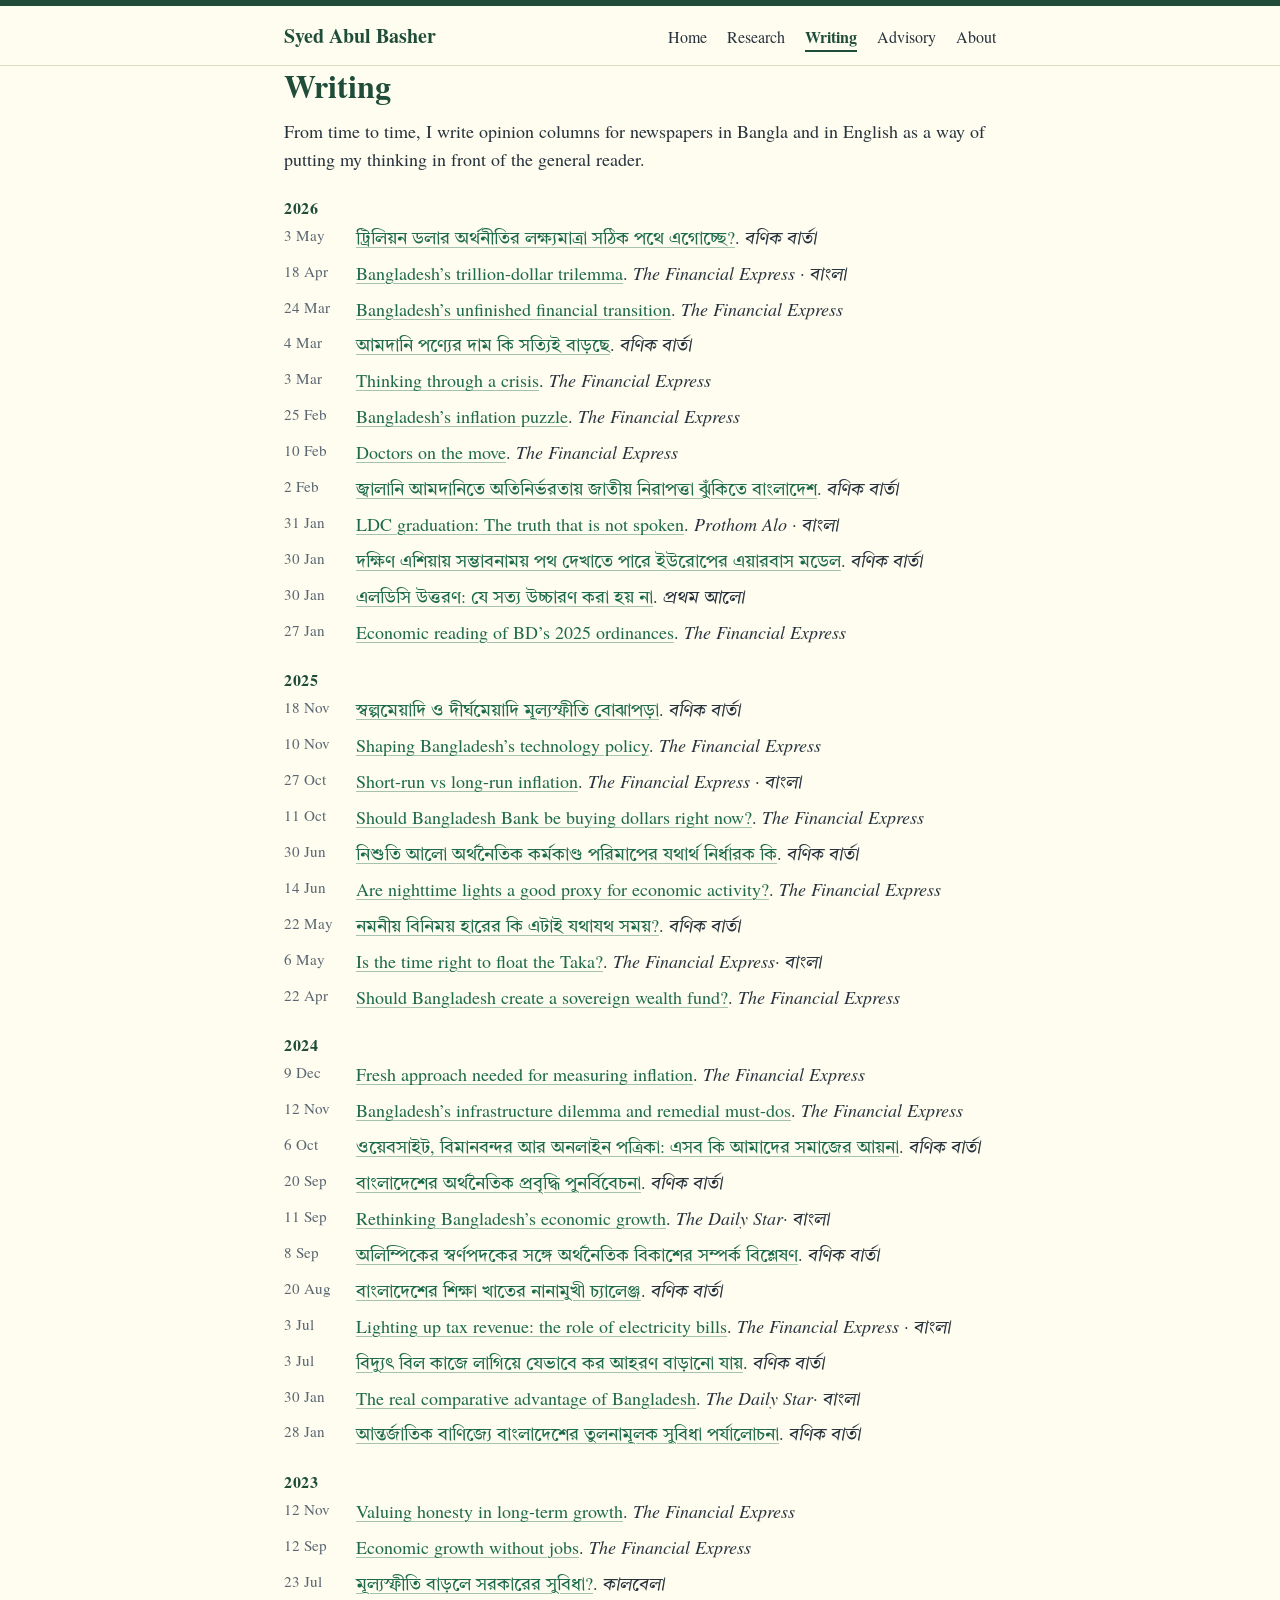
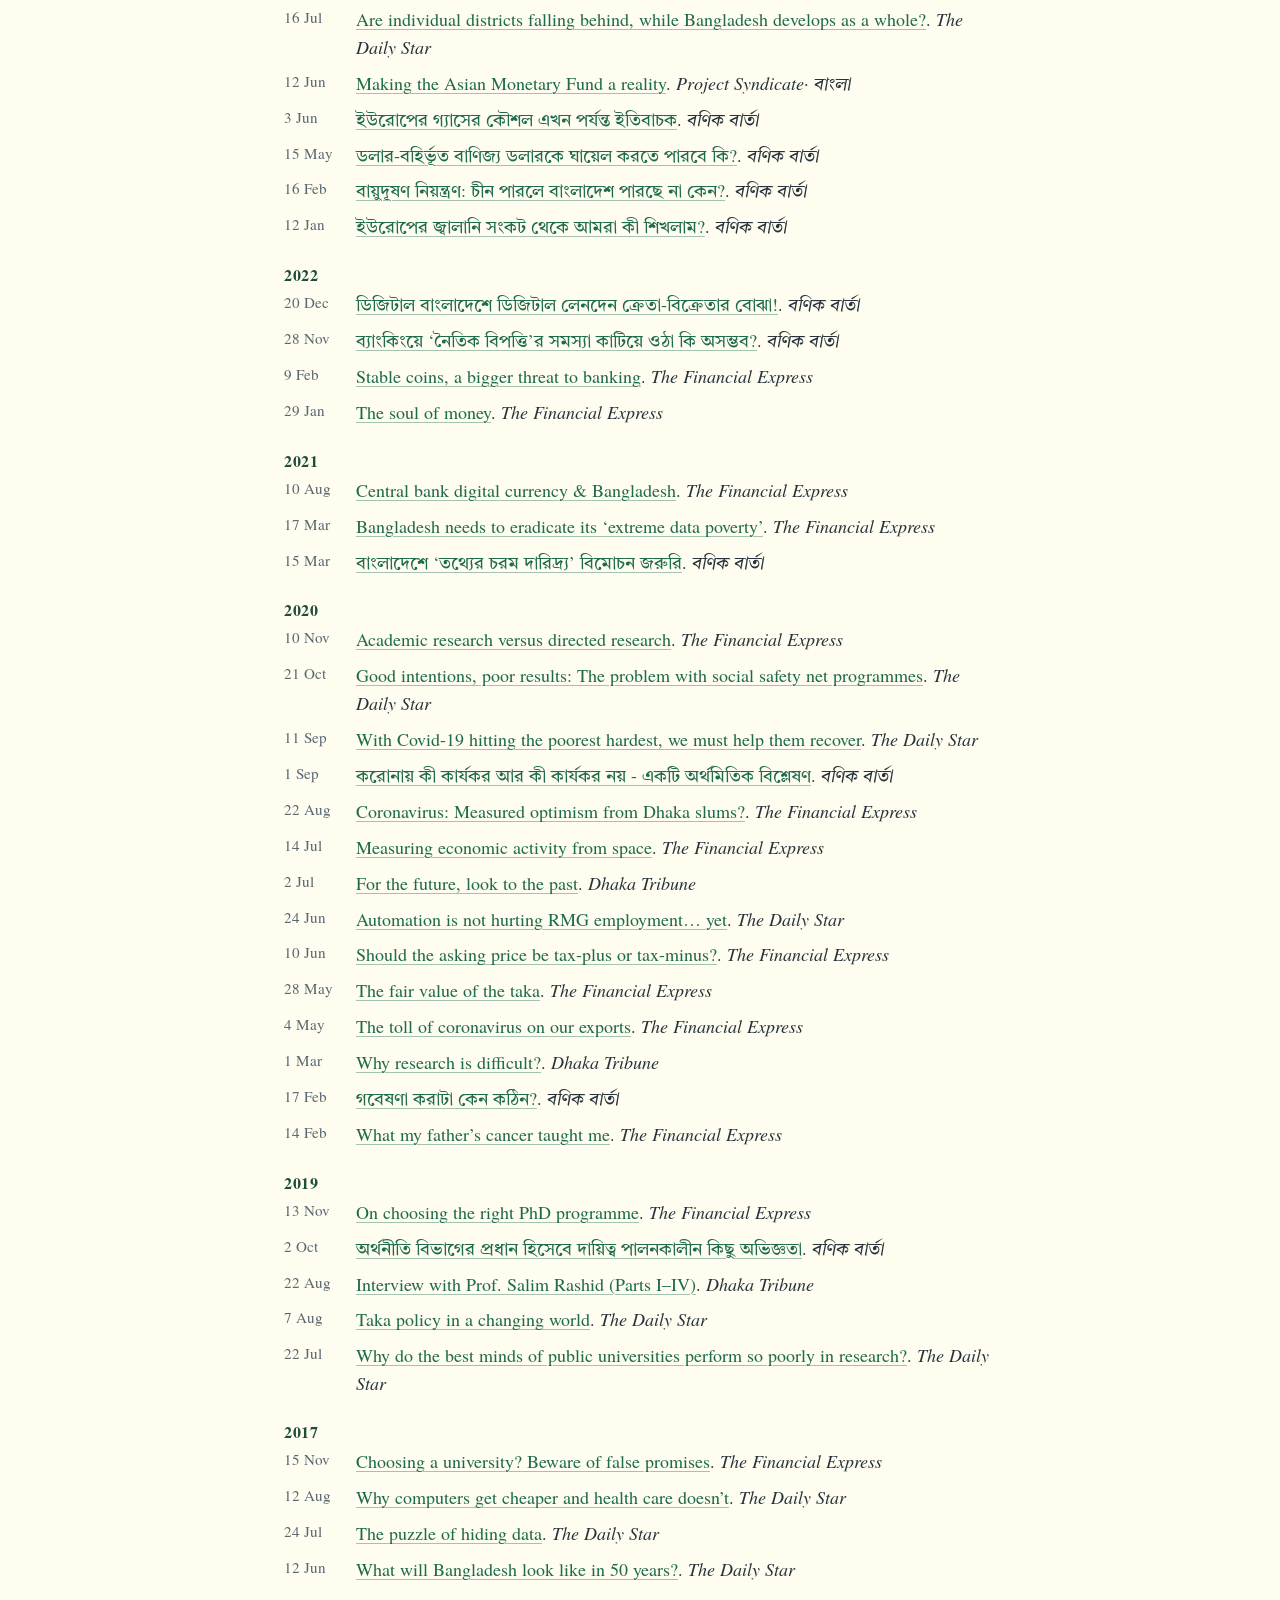
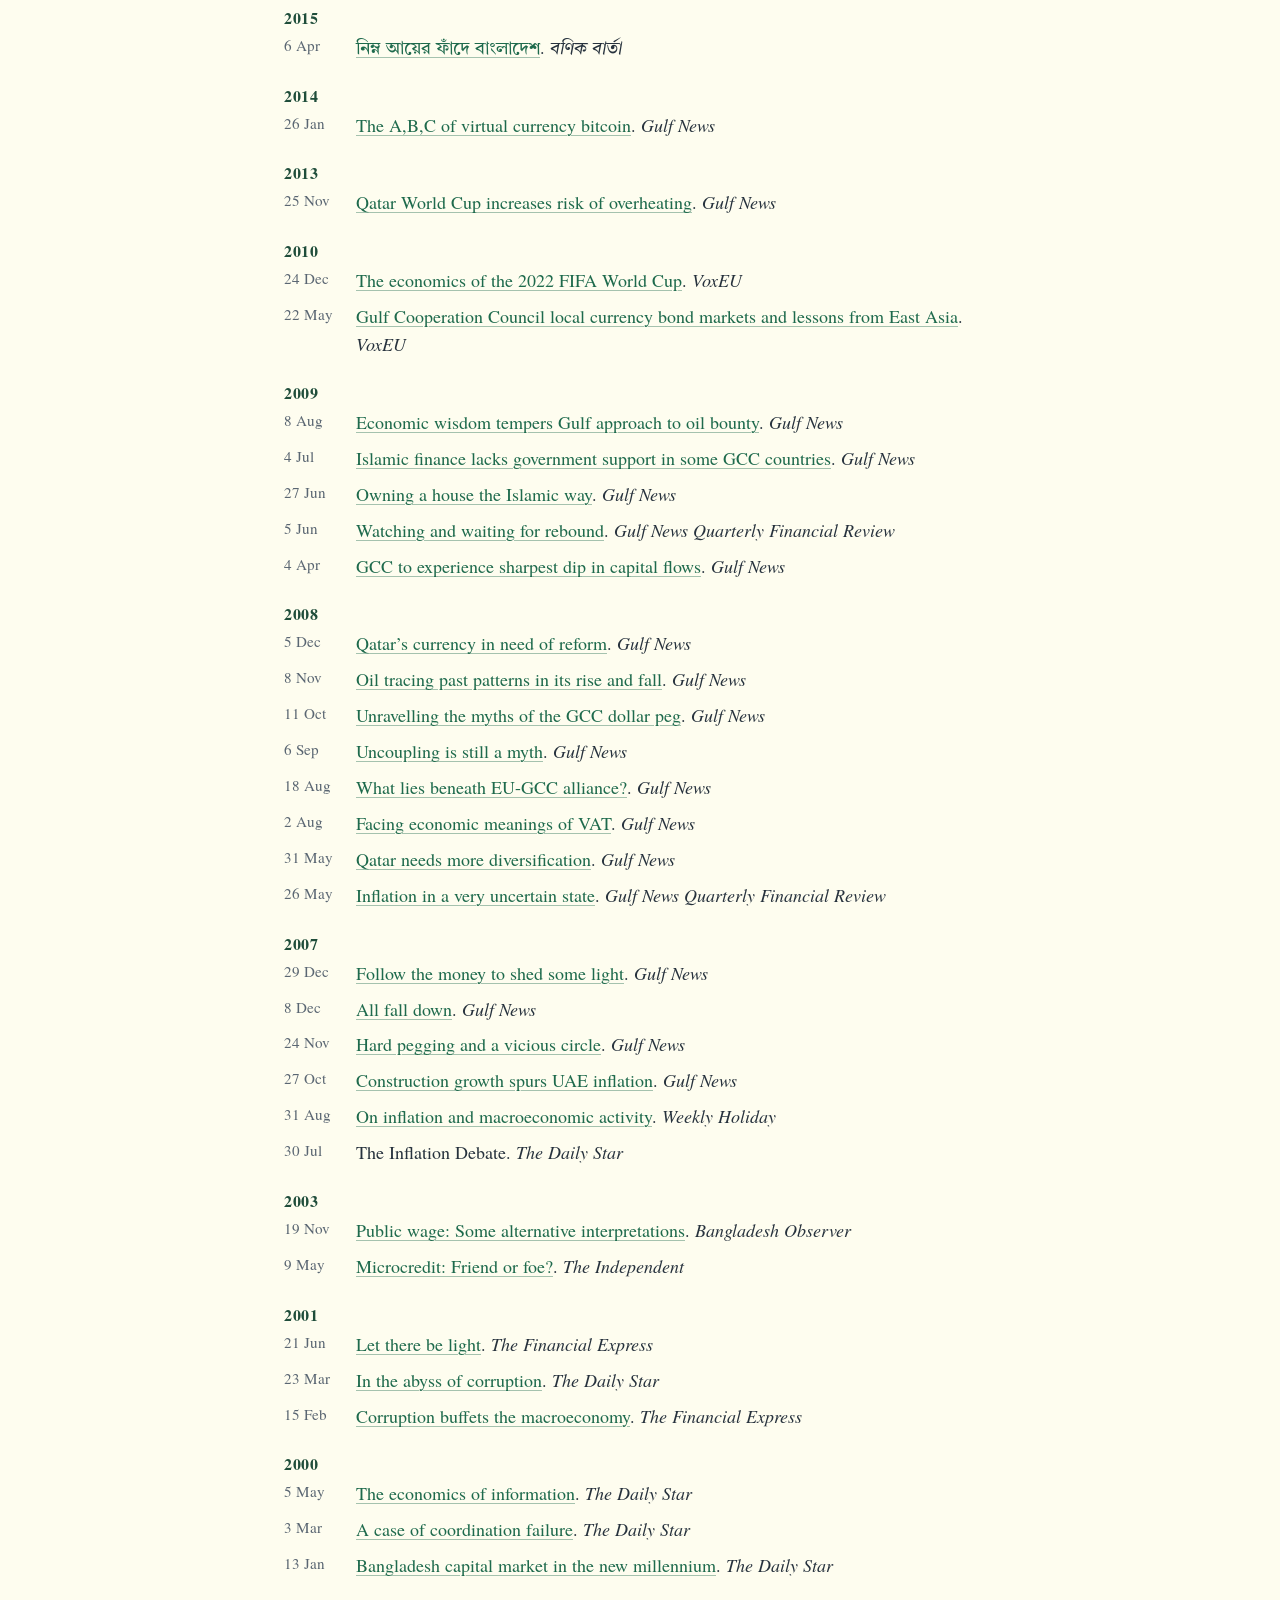
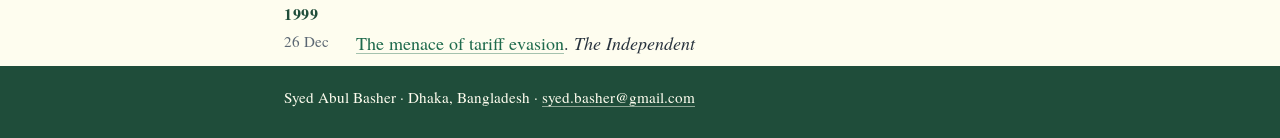
<file: writing.html>
<!doctype html>
<html lang="en">
<head>
<meta charset="utf-8">
<meta name="viewport" content="width=device-width, initial-scale=1">
<title>Writing — Syed Abul Basher</title>
<meta name="description" content="104 newspaper columns and opinion pieces in Bangla and English since 1999, on inflation, the exchange rate, public debt, energy and economic measurement.">
<meta name="author" content="Syed Abul Basher">
<meta name="google-site-verification" content="DZD2lk-D0y5By_sR0RzvNgRMkbWvqAitESuedDdbq0k">
<meta name="google-site-verification" content="wpQKko_1ti5Er1q-oVok-Hucz0A5W2ghNGiuqgShnCU">
<meta name="robots" content="index, follow">
<link rel="canonical" href="https://syedbasher.github.io/writing.html">

<meta property="og:type" content="website">
<meta property="og:site_name" content="Syed Abul Basher">
<meta property="og:title" content="Writing — Syed Abul Basher">
<meta property="og:description" content="104 newspaper columns and opinion pieces in Bangla and English since 1999, on inflation, the exchange rate, public debt, energy and economic measurement.">
<meta property="og:url" content="https://syedbasher.github.io/writing.html">
<meta name="twitter:card" content="summary">
<meta name="twitter:title" content="Writing — Syed Abul Basher">
<meta name="twitter:description" content="104 newspaper columns and opinion pieces in Bangla and English since 1999, on inflation, the exchange rate, public debt, energy and economic measurement.">

<link rel="icon" href="assets/favicon.svg" type="image/svg+xml">
<link rel="stylesheet" href="assets/styles.css">
<script type="application/ld+json">
{
  "@context": "https://schema.org",
  "@type": "Person",
  "name": "Syed Abul Basher",
  "url": "https://syedbasher.github.io/",
  "jobTitle": [
    "Economist and Independent Researcher",
    "Founder, Mangrove Intelligence"
  ],
  "worksFor": {
    "@type": "Organization",
    "name": "Mangrove Intelligence",
    "url": "https://www.mangroveintel.com/"
  },
  "address": {
    "@type": "PostalAddress",
    "addressLocality": "Dhaka",
    "addressCountry": "BD"
  },
  "email": "mailto:syed.basher@gmail.com",
  "alumniOf": [
    {
      "@type": "CollegeOrUniversity",
      "name": "York University"
    },
    {
      "@type": "CollegeOrUniversity",
      "name": "North South University"
    }
  ],
  "knowsAbout": [
    "Energy economics",
    "Monetary policy",
    "Applied macroeconomics",
    "Panel econometrics",
    "Regional and spatial economics",
    "Household demand and welfare",
    "Bangladesh economy"
  ],
  "sameAs": [
    "https://scholar.google.com/citations?user=aabMrnUAAAAJ",
    "https://orcid.org/0000-0003-3918-8285",
    "https://papers.ssrn.com/sol3/cf_dev/AbsByAuth.cfm?per_id=369204",
    "https://github.com/SyedBasher",
    "https://sites.google.com/view/syedbasher"
  ]
}
</script>
</head>
<body>
<a class="skip" href="#main">Skip to content</a>
<header class="top">
  <div class="wrap">
    <a class="name" href="index.html">Syed Abul Basher</a>
    <nav aria-label="Primary"><a href="index.html">Home</a><a href="research.html">Research</a><a href="writing.html" class="here" aria-current="page">Writing</a><a href="advisory.html">Advisory</a><a href="about.html">About</a></nav>
  </div>
</header>
<main id="main" class="wrap">

  <h1>Writing</h1>
  <p>From time to time, I write opinion columns for newspapers in Bangla and in English as a way of
    putting my thinking in front of the general reader.</p>
<h3 class="year">2026</h3><p class="wr"><time datetime="2026-05-03">3 May</time><span><a href="https://bonikbarta.com/editorial/Gdpzke2tFZUjUjrt" target="_blank" rel="noopener">ট্রিলিয়ন ডলার অর্থনীতির লক্ষ্যমাত্রা সঠিক পথে এগোচ্ছে?</a>. <em>বণিক বার্তা</em></span></p><p class="wr"><time datetime="2026-04-18">18 Apr</time><span><a href="https://thefinancialexpress.com.bd/columns/bangladeshs-trillion-dollar-trilemma" target="_blank" rel="noopener">Bangladesh’s trillion-dollar trilemma</a>. <em>The Financial Express · বাংলা</em></span></p><p class="wr"><time datetime="2026-03-24">24 Mar</time><span><a href="https://thefinancialexpress.com.bd/views/bangladeshs-unfinished-financial-transition" target="_blank" rel="noopener">Bangladesh’s unfinished financial transition</a>. <em>The Financial Express</em></span></p><p class="wr"><time datetime="2026-03-04">4 Mar</time><span><a href="https://www.bonikbarta.com/editorial/EYl3VkmxlmnkN9Ev" target="_blank" rel="noopener">আমদানি পণ্যের দাম কি সত্যিই বাড়ছে</a>. <em>বণিক বার্তা</em></span></p><p class="wr"><time datetime="2026-03-03">3 Mar</time><span><a href="https://thefinancialexpress.com.bd/views/thinking-through-a-crisis" target="_blank" rel="noopener">Thinking through a crisis</a>. <em>The Financial Express</em></span></p><p class="wr"><time datetime="2026-02-25">25 Feb</time><span><a href="https://today.thefinancialexpress.com.bd/views-opinion/bangladeshs-inflation-puzzle-1772031573" target="_blank" rel="noopener">Bangladesh’s inflation puzzle</a>. <em>The Financial Express</em></span></p><p class="wr"><time datetime="2026-02-10">10 Feb</time><span><a href="https://thefinancialexpress.com.bd/views/views/doctors-on-the-move" target="_blank" rel="noopener">Doctors on the move</a>. <em>The Financial Express</em></span></p><p class="wr"><time datetime="2026-02-02">2 Feb</time><span><a href="https://bonikbarta.com/editorial/MWpPaRT5FDoVQWDX" target="_blank" rel="noopener">জ্বালানি আমদানিতে অতিনির্ভরতায় জাতীয় নিরাপত্তা ঝুঁকিতে বাংলাদেশ</a>. <em>বণিক বার্তা</em></span></p><p class="wr"><time datetime="2026-01-31">31 Jan</time><span><a href="https://en.prothomalo.com/opinion/op-ed/rnfwcch42s" target="_blank" rel="noopener">LDC graduation: The truth that is not spoken</a>. <em>Prothom Alo · বাংলা</em></span></p><p class="wr"><time datetime="2026-01-30">30 Jan</time><span><a href="https://bonikbarta.com/editorial/UOuZokndFy7rBcVN" target="_blank" rel="noopener">দক্ষিণ এশিয়ায় সম্ভাবনাময় পথ দেখাতে পারে ইউরোপের এয়ারবাস মডেল</a>. <em>বণিক বার্তা</em></span></p><p class="wr"><time datetime="2026-01-30">30 Jan</time><span><a href="https://www.prothomalo.com/opinion/column/b07vqachh0" target="_blank" rel="noopener">এলডিসি উত্তরণ: যে সত্য উচ্চারণ করা হয় না</a>. <em>প্রথম আলো</em></span></p><p class="wr"><time datetime="2026-01-27">27 Jan</time><span><a href="https://thefinancialexpress.com.bd/views/views/economic-reading-of-bds-2025-ordinances" target="_blank" rel="noopener">Economic reading of BD’s 2025 ordinances</a>. <em>The Financial Express</em></span></p><h3 class="year">2025</h3><p class="wr"><time datetime="2025-11-18">18 Nov</time><span><a href="https://bonikbarta.com/editorial/blPo9SfTt1o5q7r3" target="_blank" rel="noopener">স্বল্পমেয়াদি ও দীর্ঘমেয়াদি মূল্যস্ফীতি বোঝাপড়া</a>. <em>বণিক বার্তা</em></span></p><p class="wr"><time datetime="2025-11-10">10 Nov</time><span><a href="https://today.thefinancialexpress.com.bd/print/shaping-bangladeshs-technology-policy-1762671448" target="_blank" rel="noopener">Shaping Bangladesh’s technology policy</a>. <em>The Financial Express</em></span></p><p class="wr"><time datetime="2025-10-27">27 Oct</time><span><a href="https://today.thefinancialexpress.com.bd/views-opinion/short-run-vs-long-run-inflation-1761574898" target="_blank" rel="noopener">Short-run vs long-run inflation</a>. <em>The Financial Express · বাংলা</em></span></p><p class="wr"><time datetime="2025-10-11">11 Oct</time><span><a href="https://thefinancialexpress.com.bd/views/should-bangladesh-bank-be-buying-dollars-right-now" target="_blank" rel="noopener">Should Bangladesh Bank be buying dollars right now?</a>. <em>The Financial Express</em></span></p><p class="wr"><time datetime="2025-06-30">30 Jun</time><span><a href="https://bonikbarta.com/editorial/doOgQXDPiKjUQ023" target="_blank" rel="noopener">নিশুতি আলো অর্থনৈতিক কর্মকাণ্ড পরিমাপের যথার্থ নির্ধারক কি</a>. <em>বণিক বার্তা</em></span></p><p class="wr"><time datetime="2025-06-14">14 Jun</time><span><a href="https://thefinancialexpress.com.bd/views/views/are-nighttime-lights-a-good-proxy-for-economic-activity" target="_blank" rel="noopener">Are nighttime lights a good proxy for economic activity?</a>. <em>The Financial Express</em></span></p><p class="wr"><time datetime="2025-05-22">22 May</time><span><a href="https://www.bonikbarta.com/editorial/r4tazWKYmNmLEI77" target="_blank" rel="noopener">নমনীয় বিনিময় হারের কি এটাই যথাযথ সময়?</a>. <em>বণিক বার্তা</em></span></p><p class="wr"><time datetime="2025-05-06">6 May</time><span><a href="https://thefinancialexpress.com.bd/views/is-the-time-right-to-float-the-taka" target="_blank" rel="noopener">Is the time right to float the Taka?</a>. <em>The Financial Express· বাংলা</em></span></p><p class="wr"><time datetime="2025-04-22">22 Apr</time><span><a href="https://thefinancialexpress.com.bd/views/views/should-bangladesh-create-a-sovereign-wealth-fund" target="_blank" rel="noopener">Should Bangladesh create a sovereign wealth fund?</a>. <em>The Financial Express</em></span></p><h3 class="year">2024</h3><p class="wr"><time datetime="2024-12-09">9 Dec</time><span><a href="https://thefinancialexpress.com.bd/views/fresh-approach-needed-for-measuring-inflation" target="_blank" rel="noopener">Fresh approach needed for measuring inflation</a>. <em>The Financial Express</em></span></p><p class="wr"><time datetime="2024-11-12">12 Nov</time><span><a href="https://thefinancialexpress.com.bd/views/opinions/bangladeshs-infrastructure-dilemma-and-remedial-must-dos" target="_blank" rel="noopener">Bangladesh’s infrastructure dilemma and remedial must-dos</a>. <em>The Financial Express</em></span></p><p class="wr"><time datetime="2024-10-06">6 Oct</time><span><a href="https://bonikbarta.com/editorial/c0JtqDrtcGizCO0U" target="_blank" rel="noopener">ওয়েবসাইট, বিমানবন্দর আর অনলাইন পত্রিকা: এসব কি আমাদের সমাজের আয়না</a>. <em>বণিক বার্তা</em></span></p><p class="wr"><time datetime="2024-09-20">20 Sep</time><span><a href="https://bonikbarta.net/home/news_description/399944/%E0%A6%AC%E0%A6%BE%E0%A6%82%E0%A6%B2%E0%A6%BE%E0%A6%A6%E0%A7%87%E0%A6%B6%E0%A7%87%E0%A6%B0-%E0%A6%85%E0%A6%B0%E0%A7%8D%E0%A6%A5%E0%A6%A8%E0%A7%88%E0%A6%A4%E0%A6%BF%E0%A6%95-%E0%A6%AA%E0%A7%8D%E0%A6%B0%E0%A6%AC%E0%A7%83%E0%A6%A6%E0%A7%8D%E0%A6%A7%E0%A6%BF-%E0%A6%AA%E0%A7%81%E0%A6%A8%E0%A6%B0%E0%A7%8D%E0%A6%AC%E0%A6%BF%E0%A6%AC%E0%A7%87%E0%A6%9A%E0%A6%A8%E0%A6%BE" target="_blank" rel="noopener">বাংলাদেশের অর্থনৈতিক প্রবৃদ্ধি পুনর্বিবেচনা</a>. <em>বণিক বার্তা</em></span></p><p class="wr"><time datetime="2024-09-11">11 Sep</time><span><a href="https://www.thedailystar.net/opinion/views/news/rethinking-bangladeshs-economic-growth-3699361" target="_blank" rel="noopener">Rethinking Bangladesh’s economic growth</a>. <em>The Daily Star· বাংলা</em></span></p><p class="wr"><time datetime="2024-09-08">8 Sep</time><span><a href="https://bonikbarta.net/home/news_description/398281/%E0%A6%85%E0%A6%B2%E0%A6%BF%E0%A6%AE%E0%A7%8D%E0%A6%AA%E0%A6%BF%E0%A6%95%E0%A7%87%E0%A6%B0-%E0%A6%B8%E0%A7%8D%E0%A6%AC%E0%A6%B0%E0%A7%8D%E0%A6%A3%E0%A6%AA%E0%A6%A6%E0%A6%95%E0%A7%87%E0%A6%B0-%E0%A6%B8%E0%A6%99%E0%A7%8D%E0%A6%97%E0%A7%87-%E0%A6%85%E0%A6%B0%E0%A7%8D%E0%A6%A5%E0%A6%A8%E0%A7%88%E0%A6%A4%E0%A6%BF%E0%A6%95-%E0%A6%AC%E0%A6%BF%E0%A6%95%E0%A6%BE%E0%A6%B6%E0%A7%87%E0%A6%B0-%E0%A6%B8%E0%A6%AE%E0%A7%8D%E0%A6%AA%E0%A6%B0%E0%A7%8D%E0%A6%95-%E0%A6%AC%E0%A6%BF%E0%A6%B6%E0%A7%8D%E0%A6%B2%E0%A7%87%E0%A6%B7%E0%A6%A3" target="_blank" rel="noopener">অলিম্পিকের স্বর্ণপদকের সঙ্গে অর্থনৈতিক বিকাশের সম্পর্ক বিশ্লেষণ</a>. <em>বণিক বার্তা</em></span></p><p class="wr"><time datetime="2024-08-20">20 Aug</time><span><a href="https://bonikbarta.com/editorial/5aUcDBBg7yJIrc4t" target="_blank" rel="noopener">বাংলাদেশের শিক্ষা খাতের নানামুখী চ্যালেঞ্জ</a>. <em>বণিক বার্তা</em></span></p><p class="wr"><time datetime="2024-07-03">3 Jul</time><span><a href="https://thefinancialexpress.com.bd/views/views/lighting-up-tax-revenue-the-role-of-electricity-bills" target="_blank" rel="noopener">Lighting up tax revenue: the role of electricity bills</a>. <em>The Financial Express · বাংলা</em></span></p><p class="wr"><time datetime="2024-07-03">3 Jul</time><span><a href="https://bonikbarta.net/home/news_description/389863/%E0%A6%AC%E0%A6%BF%E0%A6%A6%E0%A7%8D%E0%A6%AF%E0%A7%81%E0%A7%8E-%E0%A6%AC%E0%A6%BF%E0%A6%B2-%E0%A6%95%E0%A6%BE%E0%A6%9C%E0%A7%87-%E0%A6%B2%E0%A6%BE%E0%A6%97%E0%A6%BF%E0%A7%9F%E0%A7%87-%E0%A6%AF%E0%A7%87%E0%A6%AD%E0%A6%BE%E0%A6%AC%E0%A7%87-%E0%A6%95%E0%A6%B0-%E0%A6%86%E0%A6%B9%E0%A6%B0%E0%A6%A3-%E0%A6%AC%E0%A6%BE%E0%A7%9C%E0%A6%BE%E0%A6%A8%E0%A7%8B-%E0%A6%AF%E0%A6%BE%E0%A7%9F" target="_blank" rel="noopener">বিদ্যুৎ বিল কাজে লাগিয়ে যেভাবে কর আহরণ বাড়ানো যায়</a>. <em>বণিক বার্তা</em></span></p><p class="wr"><time datetime="2024-01-30">30 Jan</time><span><a href="https://www.thedailystar.net/opinion/views/news/the-real-comparative-advantage-bangladesh-3531291" target="_blank" rel="noopener">The real comparative advantage of Bangladesh</a>. <em>The Daily Star· বাংলা</em></span></p><p class="wr"><time datetime="2024-01-28">28 Jan</time><span><a href="https://bonikbarta.net/home/news_description/370614/%E0%A6%86%E0%A6%A8%E0%A7%8D%E0%A6%A4%E0%A6%B0%E0%A7%8D%E0%A6%9C%E0%A6%BE%E0%A6%A4%E0%A6%BF%E0%A6%95-%E0%A6%AC%E0%A6%BE%E0%A6%A3%E0%A6%BF%E0%A6%9C%E0%A7%8D%E0%A6%AF%E0%A7%87-%E0%A6%AC%E0%A6%BE%E0%A6%82%E0%A6%B2%E0%A6%BE%E0%A6%A6%E0%A7%87%E0%A6%B6%E0%A7%87%E0%A6%B0-%E0%A6%A4%E0%A7%81%E0%A6%B2%E0%A6%A8%E0%A6%BE%E0%A6%AE%E0%A7%82%E0%A6%B2%E0%A6%95-%E0%A6%B8%E0%A7%81%E0%A6%AC%E0%A6%BF%E0%A6%A7%E0%A6%BE-%E0%A6%AA%E0%A6%B0%E0%A7%8D%E0%A6%AF%E0%A6%BE%E0%A6%B2%E0%A7%8B%E0%A6%9A%E0%A6%A8%E0%A6%BE" target="_blank" rel="noopener">আন্তর্জাতিক বাণিজ্যে বাংলাদেশের তুলনামূলক সুবিধা পর্যালোচনা</a>. <em>বণিক বার্তা</em></span></p><h3 class="year">2023</h3><p class="wr"><time datetime="2023-11-12">12 Nov</time><span><a href="https://today.thefinancialexpress.com.bd/print/valuing-honesty-in-long-term-growth-1699685542" target="_blank" rel="noopener">Valuing honesty in long-term growth</a>. <em>The Financial Express</em></span></p><p class="wr"><time datetime="2023-09-12">12 Sep</time><span><a href="https://thefinancialexpress.com.bd/views/opinions/economic-growth-without-jobs" target="_blank" rel="noopener">Economic growth without jobs</a>. <em>The Financial Express</em></span></p><p class="wr"><time datetime="2023-07-23">23 Jul</time><span><a href="https://www.kalbela.com/opinion/sub-editorial/9680" target="_blank" rel="noopener">মূল্যস্ফীতি বাড়লে সরকারের সুবিধা?</a>. <em>কালবেলা</em></span></p><p class="wr"><time datetime="2023-07-16">16 Jul</time><span><a href="https://www.thedailystar.net/opinion/views/news/are-individual-districts-falling-behind-while-bangladesh-develops-whole-3369841" target="_blank" rel="noopener">Are individual districts falling behind, while Bangladesh develops as a whole?</a>. <em>The Daily Star</em></span></p><p class="wr"><time datetime="2023-06-12">12 Jun</time><span><a href="https://www.project-syndicate.org/commentary/asian-monetary-fund-may-finally-be-established-by-m-niaz-asadullah-and-syed-abul-basher-2023-06" target="_blank" rel="noopener">Making the Asian Monetary Fund a reality</a>. <em>Project Syndicate· বাংলা</em></span></p><p class="wr"><time datetime="2023-06-03">3 Jun</time><span><a href="https://bonikbarta.net/home/news_description/342670/%E0%A6%87%E0%A6%89%E0%A6%B0%E0%A7%8B%E0%A6%AA%E0%A7%87%E0%A6%B0-%E0%A6%97%E0%A7%8D%E0%A6%AF%E0%A6%BE%E0%A6%B8%E0%A7%87%E0%A6%B0-%E0%A6%95%E0%A7%8C%E0%A6%B6%E0%A6%B2-%E0%A6%8F%E0%A6%96%E0%A6%A8-%E0%A6%AA%E0%A6%B0%E0%A7%8D%E0%A6%AF%E0%A6%A8%E0%A7%8D%E0%A6%A4-%E0%A6%87%E0%A6%A4%E0%A6%BF%E0%A6%AC%E0%A6%BE%E0%A6%9A%E0%A6%95-" target="_blank" rel="noopener">ইউরোপের গ্যাসের কৌশল এখন পর্যন্ত ইতিবাচক</a>. <em>বণিক বার্তা</em></span></p><p class="wr"><time datetime="2023-05-15">15 May</time><span><a href="https://bonikbarta.net/home/news_description/340485/%E0%A6%A1%E0%A6%B2%E0%A6%BE%E0%A6%B0-%E0%A6%AC%E0%A6%B9%E0%A6%BF%E0%A6%B0%E0%A7%8D%E0%A6%AD%E0%A7%82%E0%A6%A4-%E0%A6%AC%E0%A6%BE%E0%A6%A3%E0%A6%BF%E0%A6%9C%E0%A7%8D%E0%A6%AF-%E0%A6%A1%E0%A6%B2%E0%A6%BE%E0%A6%B0%E0%A6%95%E0%A7%87-%E0%A6%98%E0%A6%BE%E0%A7%9F%E0%A7%87%E0%A6%B2-%E0%A6%95%E0%A6%B0%E0%A6%A4%E0%A7%87-%E0%A6%AA%E0%A6%BE%E0%A6%B0%E0%A6%AC%E0%A7%87-%E0%A6%95%E0%A6%BF" target="_blank" rel="noopener">ডলার-বহির্ভূত বাণিজ্য ডলারকে ঘায়েল করতে পারবে কি?</a>. <em>বণিক বার্তা</em></span></p><p class="wr"><time datetime="2023-02-16">16 Feb</time><span><a href="https://bonikbarta.net/home/news_description/330929/%E0%A6%AC%E0%A6%BE%E0%A7%9F%E0%A7%81%E0%A6%A6%E0%A7%82%E0%A6%B7%E0%A6%A3-%E0%A6%A8%E0%A6%BF%E0%A7%9F%E0%A6%A8%E0%A7%8D%E0%A6%A4%E0%A7%8D%E0%A6%B0%E0%A6%A3:-%E0%A6%9A%E0%A7%80%E0%A6%A8-%E0%A6%AA%E0%A6%BE%E0%A6%B0%E0%A6%B2%E0%A7%87-%E0%A6%AC%E0%A6%BE%E0%A6%82%E0%A6%B2%E0%A6%BE%E0%A6%A6%E0%A7%87%E0%A6%B6-%E0%A6%AA%E0%A6%BE%E0%A6%B0%E0%A6%9B%E0%A7%87-%E0%A6%A8%E0%A6%BE-%E0%A6%95%E0%A7%87%E0%A6%A8" target="_blank" rel="noopener">বায়ুদূষণ নিয়ন্ত্রণ: চীন পারলে বাংলাদেশ পারছে না কেন?</a>. <em>বণিক বার্তা</em></span></p><p class="wr"><time datetime="2023-01-12">12 Jan</time><span><a href="https://www.bonikbarta.com/home/news_description/326822/" target="_blank" rel="noopener">ইউরোপের জ্বালানি সংকট থেকে আমরা কী শিখলাম?</a>. <em>বণিক বার্তা</em></span></p><h3 class="year">2022</h3><p class="wr"><time datetime="2022-12-20">20 Dec</time><span><a href="https://bonikbarta.net/home/news_description/324314/%E0%A6%A1%E0%A6%BF%E0%A6%9C%E0%A6%BF%E0%A6%9F%E0%A6%BE%E0%A6%B2-%E0%A6%AC%E0%A6%BE%E0%A6%82%E0%A6%B2%E0%A6%BE%E0%A6%A6%E0%A7%87%E0%A6%B6%E0%A7%87-%E0%A6%A1%E0%A6%BF%E0%A6%9C%E0%A6%BF%E0%A6%9F%E0%A6%BE%E0%A6%B2-%E0%A6%B2%E0%A7%87%E0%A6%A8%E0%A6%A6%E0%A7%87%E0%A6%A8-%E0%A6%95%E0%A7%8D%E0%A6%B0%E0%A7%87%E0%A6%A4%E0%A6%BE-%E0%A6%AC%E0%A6%BF%E0%A6%95%E0%A7%8D%E0%A6%B0%E0%A7%87%E0%A6%A4%E0%A6%BE%E0%A6%B0-%E0%A6%AC%E0%A7%8B%E0%A6%9D%E0%A6%BE-" target="_blank" rel="noopener">ডিজিটাল বাংলাদেশে ডিজিটাল লেনদেন ক্রেতা-বিক্রেতার বোঝা!</a>. <em>বণিক বার্তা</em></span></p><p class="wr"><time datetime="2022-11-28">28 Nov</time><span><a href="https://www.bonikbarta.com/editorial/tnrnYp8BPuq9XUyB" target="_blank" rel="noopener">ব্যাংকিংয়ে ‘নৈতিক বিপত্তি’র সমস্যা কাটিয়ে ওঠা কি অসম্ভব?</a>. <em>বণিক বার্তা</em></span></p><p class="wr"><time datetime="2022-02-09">9 Feb</time><span><a href="https://thefinancialexpress.com.bd/home/stable-coins-a-bigger-threat-to-banking-1644329587" target="_blank" rel="noopener">Stable coins, a bigger threat to banking</a>. <em>The Financial Express</em></span></p><p class="wr"><time datetime="2022-01-29">29 Jan</time><span><a href="https://today.thefinancialexpress.com.bd/views-opinion/the-soul-of-money-1643462044" target="_blank" rel="noopener">The soul of money</a>. <em>The Financial Express</em></span></p><h3 class="year">2021</h3><p class="wr"><time datetime="2021-08-10">10 Aug</time><span><a href="https://mail.thefinancialexpress.com.bd/public/views/views/central-bank-digital-currency-bangladesh-1628521943" target="_blank" rel="noopener">Central bank digital currency &amp; Bangladesh</a>. <em>The Financial Express</em></span></p><p class="wr"><time datetime="2021-03-17">17 Mar</time><span><a href="https://thefinancialexpress.com.bd/views/bangladesh-needs-to-eradicate-its-extreme-data-poverty-1615991211" target="_blank" rel="noopener">Bangladesh needs to eradicate its ‘extreme data poverty’</a>. <em>The Financial Express</em></span></p><p class="wr"><time datetime="2021-03-15">15 Mar</time><span><a href="https://bonikbarta.net/home/news_description/258392/%E0%A6%AC%E0%A6%BE%E0%A6%82%E0%A6%B2%E0%A6%BE%E0%A6%A6%E0%A7%87%E0%A6%B6%E0%A7%87-%E2%80%98%E0%A6%A4%E0%A6%A5%E0%A7%8D%E0%A6%AF%E0%A7%87%E0%A6%B0-%E0%A6%9A%E0%A6%B0%E0%A6%AE-%E0%A6%A6%E0%A6%BE%E0%A6%B0%E0%A6%BF%E0%A6%A6%E0%A7%8D%E0%A6%B0%E0%A7%8D%E0%A6%AF%E2%80%99-%E0%A6%AC%E0%A6%BF%E0%A6%AE%E0%A7%8B%E0%A6%9A%E0%A6%A8-%E0%A6%9C%E0%A6%B0%E0%A7%81%E0%A6%B0%E0%A6%BF-" target="_blank" rel="noopener">বাংলাদেশে ‘তথ্যের চরম দারিদ্র্য’ বিমোচন জরুরি</a>. <em>বণিক বার্তা</em></span></p><h3 class="year">2020</h3><p class="wr"><time datetime="2020-11-10">10 Nov</time><span><a href="https://today.thefinancialexpress.com.bd/27th-anniversary-issue-1/academic-research-versus-directed-research-1604920407" target="_blank" rel="noopener">Academic research versus directed research</a>. <em>The Financial Express</em></span></p><p class="wr"><time datetime="2020-10-21">21 Oct</time><span><a href="https://www.thedailystar.net/opinion/news/good-intentions-poor-results-the-problem-social-safety-net-programmes-1981461" target="_blank" rel="noopener">Good intentions, poor results: The problem with social safety net programmes</a>. <em>The Daily Star</em></span></p><p class="wr"><time datetime="2020-09-11">11 Sep</time><span><a href="https://www.thedailystar.net/opinion/news/covid-19-hitting-the-poorest-hardest-we-must-help-them-recover-1959185" target="_blank" rel="noopener">With Covid-19 hitting the poorest hardest, we must help them recover</a>. <em>The Daily Star</em></span></p><p class="wr"><time datetime="2020-09-01">1 Sep</time><span><a href="https://bonikbarta.net/home/news_description/239915/%E0%A6%95%E0%A6%B0%E0%A7%8B%E0%A6%A8%E0%A6%BE%E0%A7%9F-%E0%A6%95%E0%A7%80-%E0%A6%95%E0%A6%BE%E0%A6%B0%E0%A7%8D%E0%A6%AF%E0%A6%95%E0%A6%B0-%E0%A6%86%E0%A6%B0-%E0%A6%95%E0%A7%80-%E0%A6%95%E0%A6%BE%E0%A6%B0%E0%A7%8D%E0%A6%AF%E0%A6%95%E0%A6%B0-%E0%A6%A8%E0%A7%9F%E2%80%94%E0%A6%8F%E0%A6%95%E0%A6%9F%E0%A6%BF-%E0%A6%85%E0%A6%B0%E0%A7%8D%E0%A6%A5%E0%A6%AE%E0%A6%BF%E0%A6%A4%E0%A6%BF%E0%A6%95-%E0%A6%AC%E0%A6%BF%E0%A6%B6%E0%A7%8D%E0%A6%B2%E0%A7%87%E0%A6%B7%E0%A6%A3" target="_blank" rel="noopener">করোনায় কী কার্যকর আর কী কার্যকর নয় - একটি অর্থমিতিক বিশ্লেষণ</a>. <em>বণিক বার্তা</em></span></p><p class="wr"><time datetime="2020-08-22">22 Aug</time><span><a href="https://thefinancialexpress.com.bd/views/coronavirus-measured-optimism-from-dhaka-slums-1598110602" target="_blank" rel="noopener">Coronavirus: Measured optimism from Dhaka slums?</a>. <em>The Financial Express</em></span></p><p class="wr"><time datetime="2020-07-14">14 Jul</time><span><a href="https://thefinancialexpress.com.bd/views/measuring-economic-activity-from-space-1594743562" target="_blank" rel="noopener">Measuring economic activity from space</a>. <em>The Financial Express</em></span></p><p class="wr"><time datetime="2020-07-02">2 Jul</time><span><a href="https://www.dhakatribune.com/opinion/op-ed/214793/op-ed-for-the-future-look-to-the-past" target="_blank" rel="noopener">For the future, look to the past</a>. <em>Dhaka Tribune</em></span></p><p class="wr"><time datetime="2020-06-24">24 Jun</time><span><a href="https://www.thedailystar.net/opinion/news/automation-not-hurting-rmg-employment-yet-1919897" target="_blank" rel="noopener">Automation is not hurting RMG employment… yet</a>. <em>The Daily Star</em></span></p><p class="wr"><time datetime="2020-06-10">10 Jun</time><span><a href="https://thefinancialexpress.com.bd/print/should-the-asking-price-be-tax-plus-or-tax-minus-1591804209" target="_blank" rel="noopener">Should the asking price be tax-plus or tax-minus?</a>. <em>The Financial Express</em></span></p><p class="wr"><time datetime="2020-05-28">28 May</time><span><a href="https://thefinancialexpress.com.bd/views/the-fair-value-of-the-taka-1590681505" target="_blank" rel="noopener">The fair value of the taka</a>. <em>The Financial Express</em></span></p><p class="wr"><time datetime="2020-05-04">4 May</time><span><a href="https://thefinancialexpress.com.bd/views/reviews/the-toll-of-coronavirus-on-our-exports-1588607346" target="_blank" rel="noopener">The toll of coronavirus on our exports</a>. <em>The Financial Express</em></span></p><p class="wr"><time datetime="2020-03-01">1 Mar</time><span><a href="https://www.dhakatribune.com/opinion/op-ed/202583/know-how-to-write-first" target="_blank" rel="noopener">Why research is difficult?</a>. <em>Dhaka Tribune</em></span></p><p class="wr"><time datetime="2020-02-17">17 Feb</time><span><a href="https://bonikbarta.net/home/news_description/220834/%E0%A6%97%E0%A6%AC%E0%A7%87%E0%A6%B7%E0%A6%A3%E0%A6%BE-%E0%A6%95%E0%A6%B0%E0%A6%BE%E0%A6%9F%E0%A6%BE-%E0%A6%95%E0%A7%87%E0%A6%A8-%E0%A6%95%E0%A6%A0%E0%A6%BF%E0%A6%A8" target="_blank" rel="noopener">গবেষণা করাটা কেন কঠিন?</a>. <em>বণিক বার্তা</em></span></p><p class="wr"><time datetime="2020-02-14">14 Feb</time><span><a href="https://thefinancialexpress.com.bd/analysis/what-my-fathers-cancer-taught-me-1581693159" target="_blank" rel="noopener">What my father’s cancer taught me</a>. <em>The Financial Express</em></span></p><h3 class="year">2019</h3><p class="wr"><time datetime="2019-11-13">13 Nov</time><span><a href="https://today.thefinancialexpress.com.bd/26th-anniversary-issue-1/on-choosing-the-right-phd-programme-1573546104" target="_blank" rel="noopener">On choosing the right PhD programme</a>. <em>The Financial Express</em></span></p><p class="wr"><time datetime="2019-10-02">2 Oct</time><span><a href="https://bonikbarta.net/home/news_description/206511/%E0%A6%85%E0%A6%B0%E0%A6%A5%E0%A6%A8%E0%A6%A4-%E0%A6%AC%E0%A6%AD%E0%A6%97%E0%A6%B0-%E0%A6%AA%E0%A6%B0%E0%A6%A7%E0%A6%A8-%E0%A6%B9%E0%A6%B8%E0%A6%AC-%E0%A6%A6%E0%A7%9F%E0%A6%A4%E0%A6%AC-%E0%A6%AA%E0%A6%B2%E0%A6%A8%E0%A6%95%E0%A6%B2%E0%A6%A8-%E0%A6%95%E0%A6%9B-%E0%A6%85%E0%A6%AD%E0%A6%9C%E0%A6%9E%E0%A6%A4" target="_blank" rel="noopener">অর্থনীতি বিভাগের প্রধান হিসেবে দায়িত্ব পালনকালীন কিছু অভিজ্ঞতা</a>. <em>বণিক বার্তা</em></span></p><p class="wr"><time datetime="2019-08-22">22 Aug</time><span><a href="https://www.dhakatribune.com/feature/2019/08/22/if-you-do-not-have-a-conformable-political-environment-you-cannot-run-the-economy" target="_blank" rel="noopener">Interview with Prof. Salim Rashid (Parts I–IV)</a>. <em>Dhaka Tribune</em></span></p><p class="wr"><time datetime="2019-08-07">7 Aug</time><span><a href="https://www.thedailystar.net/opinion/finance-0/news/taka-policy-changing-world-1783117" target="_blank" rel="noopener">Taka policy in a changing world</a>. <em>The Daily Star</em></span></p><p class="wr"><time datetime="2019-07-22">22 Jul</time><span><a href="https://www.thedailystar.net/opinion/education/news/why-do-the-best-minds-public-universities-perform-so-poorly-research-1775335" target="_blank" rel="noopener">Why do the best minds of public universities perform so poorly in research?</a>. <em>The Daily Star</em></span></p><h3 class="year">2017</h3><p class="wr"><time datetime="2017-11-15">15 Nov</time><span><a href="https://today.thefinancialexpress.com.bd/print/choosing-a-university-beware-of-false-promises-1510645391" target="_blank" rel="noopener">Choosing a university? Beware of false promises</a>. <em>The Financial Express</em></span></p><p class="wr"><time datetime="2017-08-12">12 Aug</time><span><a href="https://www.thedailystar.net/perspective/why-computers-get-cheaper-and-health-care-doesnt-1447585" target="_blank" rel="noopener">Why computers get cheaper and health care doesn’t</a>. <em>The Daily Star</em></span></p><p class="wr"><time datetime="2017-07-24">24 Jul</time><span><a href="https://www.thedailystar.net/perspective/the-puzzle-hiding-data-1438168" target="_blank" rel="noopener">The puzzle of hiding data</a>. <em>The Daily Star</em></span></p><p class="wr"><time datetime="2017-06-12">12 Jun</time><span><a href="https://www.thedailystar.net/op-ed/economics/what-will-bangladesh-look-50-years-1419193" target="_blank" rel="noopener">What will Bangladesh look like in 50 years?</a>. <em>The Daily Star</em></span></p><h3 class="year">2015</h3><p class="wr"><time datetime="2015-04-06">6 Apr</time><span><a href="https://drive.google.com/file/d/1aocSCWQ8ALQVFGlI3hr03OL_s62OCtAM/view?usp=sharing" target="_blank" rel="noopener">নিম্ন আয়ের ফাঁদে বাংলাদেশ</a>. <em>বণিক বার্তা</em></span></p><h3 class="year">2014</h3><p class="wr"><time datetime="2014-01-26">26 Jan</time><span><a href="http://gulfnews.com/business/banking/the-a-b-c-of-virtual-currency-bitcoin-1.1282316" target="_blank" rel="noopener">The A,B,C of virtual currency bitcoin</a>. <em>Gulf News</em></span></p><h3 class="year">2013</h3><p class="wr"><time datetime="2013-11-25">25 Nov</time><span><a href="http://gulfnews.com/business/analysis/qatar-world-cup-increases-risk-of-overheating-1.1259452" target="_blank" rel="noopener">Qatar World Cup increases risk of overheating</a>. <em>Gulf News</em></span></p><h3 class="year">2010</h3><p class="wr"><time datetime="2010-12-24">24 Dec</time><span><a href="https://cepr.org/voxeu/columns/economics-2022-fifa-world-cup" target="_blank" rel="noopener">The economics of the 2022 FIFA World Cup</a>. <em>VoxEU</em></span></p><p class="wr"><time datetime="2010-05-22">22 May</time><span><a href="https://cepr.org/voxeu/columns/gulf-cooperation-council-local-currency-bond-markets-and-lessons-east-asia" target="_blank" rel="noopener">Gulf Cooperation Council local currency bond markets and lessons from East Asia</a>. <em>VoxEU</em></span></p><h3 class="year">2009</h3><p class="wr"><time datetime="2009-08-08">8 Aug</time><span><a href="https://gulfnews.com/business/markets/economic-wisdom-tempers-gulf-approach-to-oil-bounty-1.534581" target="_blank" rel="noopener">Economic wisdom tempers Gulf approach to oil bounty</a>. <em>Gulf News</em></span></p><p class="wr"><time datetime="2009-07-04">4 Jul</time><span><a href="https://gulfnews.com/business/banking/islamic-finance-lacks-government-support-in-some-gcc-countries-1.499863" target="_blank" rel="noopener">Islamic finance lacks government support in some GCC countries</a>. <em>Gulf News</em></span></p><p class="wr"><time datetime="2009-06-27">27 Jun</time><span><a href="https://www.dropbox.com/s/pgr7kmympe8kotb/GN022009.pdf?dl=0" target="_blank" rel="noopener">Owning a house the Islamic way</a>. <em>Gulf News</em></span></p><p class="wr"><time datetime="2009-06-05">5 Jun</time><span><a href="https://www.dropbox.com/s/dhwd6xpvffpo77z/GNQFR022009.pdf?dl=0" target="_blank" rel="noopener">Watching and waiting for rebound</a>. <em>Gulf News Quarterly Financial Review</em></span></p><p class="wr"><time datetime="2009-04-04">4 Apr</time><span><a href="https://www.dropbox.com/s/u66acfahtmacdt0/GN012009.pdf?dl=0" target="_blank" rel="noopener">GCC to experience sharpest dip in capital flows</a>. <em>Gulf News</em></span></p><h3 class="year">2008</h3><p class="wr"><time datetime="2008-12-05">5 Dec</time><span><a href="https://gulfnews.com/business/qatars-currency-in-need-of-reform-1.147894" target="_blank" rel="noopener">Qatar’s currency in need of reform</a>. <em>Gulf News</em></span></p><p class="wr"><time datetime="2008-11-08">8 Nov</time><span><a href="https://www.dropbox.com/s/3m79i6hj6kmeizw/GN-11-08-Oil.pdf?dl=0" target="_blank" rel="noopener">Oil tracing past patterns in its rise and fall</a>. <em>Gulf News</em></span></p><p class="wr"><time datetime="2008-10-11">11 Oct</time><span><a href="https://www.dropbox.com/s/pjhhhr973upunyf/GN102008.pdf?dl=0" target="_blank" rel="noopener">Unravelling the myths of the GCC dollar peg</a>. <em>Gulf News</em></span></p><p class="wr"><time datetime="2008-09-06">6 Sep</time><span><a href="https://gulfnews.com/business/markets/uncoupling-is-still-a-myth-1.129977" target="_blank" rel="noopener">Uncoupling is still a myth</a>. <em>Gulf News</em></span></p><p class="wr"><time datetime="2008-08-18">18 Aug</time><span><a href="https://www.dropbox.com/s/0k2ajev2n9f1lrt/GNGCC-EU.pdf?dl=0" target="_blank" rel="noopener">What lies beneath EU-GCC alliance?</a>. <em>Gulf News</em></span></p><p class="wr"><time datetime="2008-08-02">2 Aug</time><span><a href="https://www.dropbox.com/s/3k0s5fr9u6bfm1c/GNVAT2008.pdf?dl=0" target="_blank" rel="noopener">Facing economic meanings of VAT</a>. <em>Gulf News</em></span></p><p class="wr"><time datetime="2008-05-31">31 May</time><span><a href="https://www.dropbox.com/s/hu8vetwk7mjmwcy/GN012008.pdf?dl=0" target="_blank" rel="noopener">Qatar needs more diversification</a>. <em>Gulf News</em></span></p><p class="wr"><time datetime="2008-05-26">26 May</time><span><a href="https://www.dropbox.com/s/d7vhcnlioapwzmj/GNQFR022008.pdf?dl=0" target="_blank" rel="noopener">Inflation in a very uncertain state</a>. <em>Gulf News Quarterly Financial Review</em></span></p><h3 class="year">2007</h3><p class="wr"><time datetime="2007-12-29">29 Dec</time><span><a href="https://gulfnews.com/business/markets/follow-the-money-to-shed-some-light-1.219722" target="_blank" rel="noopener">Follow the money to shed some light</a>. <em>Gulf News</em></span></p><p class="wr"><time datetime="2007-12-08">8 Dec</time><span><a href="https://gulfnews.com/business/markets/all--fall--down-1.217355" target="_blank" rel="noopener">All fall down</a>. <em>Gulf News</em></span></p><p class="wr"><time datetime="2007-11-24">24 Nov</time><span><a href="https://gulfnews.com/business/markets/hard-pegging-and-a-vicious-circle-1.213653" target="_blank" rel="noopener">Hard pegging and a vicious circle</a>. <em>Gulf News</em></span></p><p class="wr"><time datetime="2007-10-27">27 Oct</time><span><a href="https://gulfnews.com/business/markets/construction-growth--spurs-uae-inflation-1.132849" target="_blank" rel="noopener">Construction growth spurs UAE inflation</a>. <em>Gulf News</em></span></p><p class="wr"><time datetime="2007-08-31">31 Aug</time><span><a href="https://www.dropbox.com/s/eoq97o1wyg6rqs0/Inflation%26Macro.pdf?dl=0" target="_blank" rel="noopener">On inflation and macroeconomic activity</a>. <em>Weekly Holiday</em></span></p><p class="wr"><time datetime="2007-07-30">30 Jul</time><span>The Inflation Debate. <em>The Daily Star</em></span></p><h3 class="year">2003</h3><p class="wr"><time datetime="2003-11-19">19 Nov</time><span><a href="https://www.dropbox.com/s/s4psca74vtvkrql/public_wage_BO.pdf?dl=0" target="_blank" rel="noopener">Public wage: Some alternative interpretations</a>. <em>Bangladesh Observer</em></span></p><p class="wr"><time datetime="2003-05-09">9 May</time><span><a href="https://www.dropbox.com/s/1vo00akfcn3ejuc/Microcredit_TI.pdf?dl=0" target="_blank" rel="noopener">Microcredit: Friend or foe?</a>. <em>The Independent</em></span></p><h3 class="year">2001</h3><p class="wr"><time datetime="2001-06-21">21 Jun</time><span><a href="https://www.dropbox.com/s/ncxscjjmtwxy4fy/Let_there_be_light_FE.pdf?dl=0" target="_blank" rel="noopener">Let there be light</a>. <em>The Financial Express</em></span></p><p class="wr"><time datetime="2001-03-23">23 Mar</time><span><a href="https://www.dropbox.com/s/1gdyrxaz3lywymw/AbyssofCorruption_DS.pdf?dl=0" target="_blank" rel="noopener">In the abyss of corruption</a>. <em>The Daily Star</em></span></p><p class="wr"><time datetime="2001-02-15">15 Feb</time><span><a href="https://www.dropbox.com/s/0zry6e9npi0wo0k/CorruptionandMacroeconomy_FE.pdf?dl=0" target="_blank" rel="noopener">Corruption buffets the macroeconomy</a>. <em>The Financial Express</em></span></p><h3 class="year">2000</h3><p class="wr"><time datetime="2000-05-05">5 May</time><span><a href="https://www.dropbox.com/s/arvtstws0ssv8d4/EconomicsofInformation_DS.pdf?dl=0" target="_blank" rel="noopener">The economics of information</a>. <em>The Daily Star</em></span></p><p class="wr"><time datetime="2000-03-03">3 Mar</time><span><a href="https://www.dropbox.com/s/d0tlx0hdicri6p1/CoordinationFailure_DS.pdf?dl=0" target="_blank" rel="noopener">A case of coordination failure</a>. <em>The Daily Star</em></span></p><p class="wr"><time datetime="2000-01-13">13 Jan</time><span><a href="https://www.dropbox.com/s/nzw6rpa1kk2so11/ds_13Jan00.pdf?dl=0" target="_blank" rel="noopener">Bangladesh capital market in the new millennium</a>. <em>The Daily Star</em></span></p><h3 class="year">1999</h3><p class="wr"><time datetime="1999-12-26">26 Dec</time><span><a href="https://www.dropbox.com/s/hpga14a78rkjy7m/TariffEvasion_TI.pdf?dl=0" target="_blank" rel="noopener">The menace of tariff evasion</a>. <em>The Independent</em></span></p>
</main>

  <footer class="site-foot">
    <div class="wrap">
      Syed Abul Basher &middot; Dhaka, Bangladesh &middot;
      <a href="mailto:syed.basher@gmail.com">syed.basher@gmail.com</a>
    </div>
  </footer>
</body>
</html>
</file>
<file: assets/styles.css>
/* syedbasher.github.io - generated by site-source/build_site.py */
@font-face{font-family:"Termes";src:url("fonts/termes-regular.woff2") format("woff2");
  font-weight:400;font-style:normal;font-display:swap}
@font-face{font-family:"Termes";src:url("fonts/termes-italic.woff2") format("woff2");
  font-weight:400;font-style:italic;font-display:swap}
@font-face{font-family:"Termes";src:url("fonts/termes-bold.woff2") format("woff2");
  font-weight:700;font-style:normal;font-display:swap}
@font-face{font-family:"Termes";src:url("fonts/termes-bolditalic.woff2") format("woff2");
  font-weight:700;font-style:italic;font-display:swap}
/* Bengali text anywhere on the site is set in Tiro Bangla */
@font-face{font-family:"Tiro Bangla";src:url("fonts/tiro-bangla-400.woff2") format("woff2");
  font-weight:400;font-style:normal;font-display:swap;
  unicode-range:U+0951-0952,U+0964-0965,U+0980-09FE,U+1CD0,U+1CF7,U+200C-200D,U+20B9,U+25CC}
@font-face{font-family:"Tiro Bangla";src:url("fonts/tiro-bangla-400-italic.woff2") format("woff2");
  font-weight:400;font-style:italic;font-display:swap;
  unicode-range:U+0951-0952,U+0964-0965,U+0980-09FE,U+1CD0,U+1CF7,U+200C-200D,U+20B9,U+25CC}

:root{
  --bg:#fefdef; --ink:#27323d; --soft:#5a6672; --rule:#dcdac2;
  --green:#1f4d3a; --link:#1e6a4c; --tint:#eaf1e1; --bar:#1f4d3a; --onbar:#fefdef;
}
@media (prefers-color-scheme: dark){
  :root{--bg:#121a16;--ink:#e6e9df;--soft:#a9b3aa;--rule:#2f3d35;
    --green:#8fcaa8;--link:#8fcaa8;--tint:#1a2820;--bar:#0c120f;--onbar:#e6e9df}
}
*{box-sizing:border-box}
body{margin:0;background:var(--bg);color:var(--ink);
  font-family:"Tiro Bangla","Termes","Times New Roman",Times,"Liberation Serif",Georgia,serif;
  font-size:18px;line-height:1.55}
a{color:var(--link);text-decoration:underline;text-decoration-thickness:1px;
  text-underline-offset:3px;text-decoration-color:color-mix(in srgb,var(--link) 40%,transparent)}
a:hover{text-decoration-color:var(--link);text-decoration-thickness:2px}
a:focus-visible{outline:2px solid var(--link);outline-offset:2px}
h1,h2,h3{margin:0;font-weight:700;line-height:1.25;color:var(--green)}
h1{font-size:2rem;margin-bottom:12px}
h2{font-size:1.3rem;margin:36px 0 12px;padding-bottom:5px;border-bottom:2px solid var(--rule)}
h3.year{font-size:1rem;margin:24px 0 6px;letter-spacing:.04em}
p{margin:0 0 12px}
img{max-width:100%;height:auto}
.wrap{max-width:760px;margin:0 auto;padding:0 24px}
.skip{position:absolute;left:-9999px;top:0;background:var(--green);color:var(--bg);padding:8px 14px}
.skip:focus{left:10px;top:10px}

.top{background:var(--bg);border-top:6px solid var(--bar);border-bottom:1px solid var(--rule);padding:14px 0}
.top .wrap{display:flex;justify-content:space-between;align-items:baseline;
  flex-wrap:wrap;gap:8px 24px}
.top nav{margin-left:auto}
.name{font-size:1.25rem;font-weight:700;color:var(--green);text-decoration:none}
nav a{margin-left:20px;font-size:1rem;color:var(--ink);text-decoration:none;
  padding-bottom:2px;border-bottom:2px solid transparent}
nav a:hover{border-bottom-color:var(--rule)}
nav a.here{color:var(--green);font-weight:700;border-bottom-color:var(--green)}

main{padding-top:38px;padding-bottom:34px}
.intro{display:flex;gap:30px;align-items:flex-start;margin-bottom:22px}
.intro > div{flex:1;min-width:0}
.portrait{width:190px;flex:none;border:1px solid var(--rule)}
.role{color:var(--soft);margin-bottom:4px}
.contact{margin-top:14px;margin-bottom:0}
.contact strong{color:var(--green);font-size:.82rem;letter-spacing:.1em;text-transform:uppercase}
.contact a + a::before{content:"\00b7";color:var(--soft);margin:0 .5em;display:inline-block;
  text-decoration:none}
.toc{display:flex;flex-wrap:wrap;gap:8px;margin:18px 0 8px}
.toc a{display:inline-flex;align-items:baseline;gap:8px;padding:5px 14px;border:1px solid var(--rule);
  border-radius:999px;background:var(--tint);color:var(--green);text-decoration:none;font-size:1rem;margin:0}
.toc a span{color:var(--soft);font-size:.85rem}
.toc a:hover{border-color:var(--green)}

.mangrove{background:var(--tint);border-left:5px solid var(--green);
  padding:18px 24px 8px;margin:30px 0 8px}
.mangrove h2{margin:0 0 8px;padding:0;border:0;font-size:1.25rem}
.mangrove ul.tools{margin:0 0 12px;padding-left:20px}.mangrove ul.tools li{margin:0 0 6px}

.pub{margin-bottom:12px}
.entry{margin-bottom:16px}
.entry p{margin-bottom:2px}
.entry .meta{color:var(--soft);font-size:.95rem}
.entry .etitle{font-weight:700;color:var(--green)}
.wr{display:flex;gap:14px;margin-bottom:8px}
.wr time{flex:none;width:58px;color:var(--soft);font-size:.95rem}
.tl{display:flex;gap:14px;margin-bottom:8px}
.tl time{flex:none;width:112px;color:var(--soft);font-size:.95rem}
.soft{color:var(--soft)}

.site-foot{background:var(--bar);color:var(--onbar);padding:20px 0 28px;font-size:.95rem}
.site-foot a{color:var(--onbar);text-decoration-color:color-mix(in srgb,var(--onbar) 50%,transparent)}

@media (max-width:640px){
  body{font-size:17px}
  .intro.with-photo{flex-direction:column}
  .portrait{width:150px}
  nav a{margin-left:0;margin-right:16px}
  .wr,.tl{flex-direction:column;gap:0}
  .wr time,.tl time{width:auto}
  .mangrove{padding:16px 18px 6px}
}
@media print{
  .top nav,.skip{display:none}
  body{font-size:11pt;color:#000;background:#fff}
  a{color:#000;text-decoration:underline}
  .site-foot{background:none;color:#000}
}
</file>
